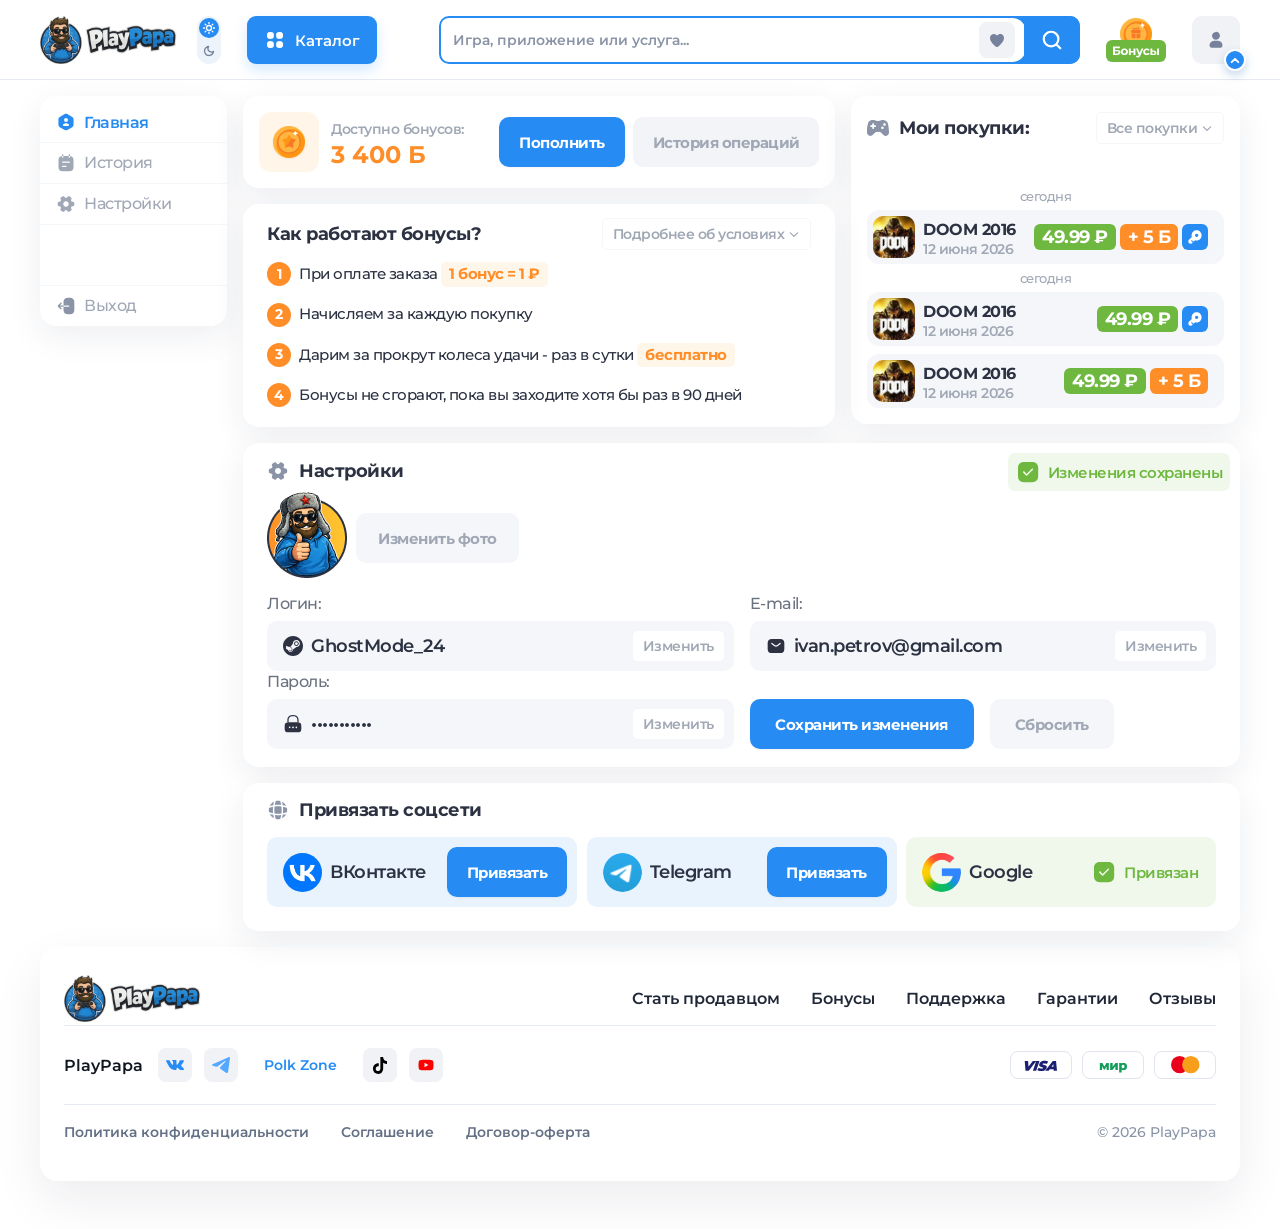
<file: account.html>
<!doctype html>
<html lang="ru" data-theme="light">
  <head>
    <meta charset="UTF-8" />
    <meta name="viewport" content="width=device-width, initial-scale=1.0, maximum-scale=1.0, user-scalable=no" />
    <title>Личный кабинет — PlayPapa</title>
    <link rel="preconnect" href="https://fonts.googleapis.com" />
    <link rel="preconnect" href="https://fonts.gstatic.com" crossorigin />
    <link href="https://fonts.googleapis.com/css2?family=Montserrat:wght@500;600;700;800;900&display=swap" rel="stylesheet" />
    <link rel="icon" type="image/svg+xml" href="./assets/blogger-playpapa-logo.svg" />
    <link rel="stylesheet" href="./frame.css" />
    <link rel="stylesheet" href="./styles.css" />
    <link rel="stylesheet" href="./account.css" />
    <link rel="stylesheet" href="./auth-local.css" />
  </head>
  <body class="account-page">
    <header class="site-header">
      <div class="shell header-inner">
        <a class="logo-link" href="./index.html">
          <img src="./assets/logo.svg" alt="PlayPapa" />
        </a>
        <div class="theme-switch" aria-label="Переключение темы">
          <button class="theme-btn is-active" type="button" data-theme="light" aria-label="Светлая тема" aria-pressed="true">
            <img src="./assets/white-theme.svg" alt="" />
          </button>
          <button class="theme-btn" type="button" data-theme="dark" aria-label="Темная тема" aria-pressed="false">
            <img src="./assets/dark-theme.svg" alt="" />
          </button>
        </div>
        <button class="catalog-btn" type="button" aria-label="Каталог" aria-expanded="false" aria-controls="catalogMegaMenu">
          <img src="./assets/catalog.svg" alt="" />
          <span>Каталог</span>
        </button>
        <form class="search-form" action="#">
          <input type="search" placeholder="Игра, приложение или услуга..." />
          <button class="search-favorite" type="button" aria-label="Избранное">
            <img src="./assets/favorite.svg" alt="" />
          </button>
          <button class="search-submit" type="submit" aria-label="Найти">
            <svg viewBox="0 0 24 24" fill="none" aria-hidden="true">
              <path d="m21 21-4.35-4.35m2.35-5.65a8 8 0 1 1-16 0 8 8 0 0 1 16 0Z" stroke="currentColor" stroke-width="2.4" stroke-linecap="round" />
            </svg>
          </button>
        </form>
        <button class="bonus-btn" type="button" aria-label="Бонусы">
          <img src="./assets/bonus.svg" alt="Бонусы" />
        </button>
        <div class="profile-menu">
          <button class="profile-btn" type="button" aria-label="Профиль" aria-expanded="false" aria-controls="profilePopover">
            <img src="./assets/profile.svg" alt="" />
            <span class="profile-toggle-indicator" aria-hidden="true">
              <svg viewBox="0 0 12 8" fill="none"><path d="m2 2 4 4 4-4" stroke="currentColor" stroke-width="2.2" stroke-linecap="round" stroke-linejoin="round" /></svg>
            </span>
          </button>
          <section class="profile-popover" id="profilePopover" aria-hidden="true" aria-label="Меню профиля" inert>
            <nav class="profile-popover-nav" aria-label="Разделы профиля">
              <a class="profile-menu-item" href="./account.html">
                <img class="profile-menu-icon" src="./assets/profile-menu-profile.svg" alt="" />
                <span>Профиль</span>
              </a>
              <a class="profile-menu-item" href="./referrals.html">
                <img class="profile-menu-icon" src="./assets/profile-menu-referrals.svg" alt="" />
                <span>Рефералы</span>
              </a>
              <button class="profile-menu-item" type="button">
                <img class="profile-menu-icon" src="./assets/profile-menu-bonus.svg" alt="" />
                <span>Бонусы</span>
              </button>
            </nav>
          </section>
        </div>
      </div>
      <div class="catalog-layer" id="catalogMegaMenu" aria-hidden="true" inert>
        <div class="shell catalog-mega" role="dialog" aria-label="Каталог товаров">
          <div class="catalog-content">
            <section class="catalog-showcase" aria-labelledby="catalogFeaturedTitle">
              <h2 id="catalogFeaturedTitle">Игры и игровые сервисы <span aria-hidden="true">›</span></h2>
              <div class="catalog-showcase-row" id="catalogFeatured"></div>
            </section>
          </div>
        </div>
      </div>
    </header>

    <main class="account-main">
      <div class="shell account-layout">
        <aside class="account-sidebar" aria-label="Навигация личного кабинета">
          <div class="account-nav-group">
            <button class="account-nav-item is-active" type="button" data-account-nav="home" aria-current="page">
              <span class="account-nav-icon" style="--account-nav-icon: url('./assets/account-page/icon-home.svg')"></span>
              <span>Главная</span>
            </button>
            <button class="account-nav-item" type="button" data-account-nav="history">
              <span class="account-nav-icon" style="--account-nav-icon: url('./assets/account-page/icon-history.svg')"></span>
              <span>История</span>
            </button>
            <button class="account-nav-item" type="button" data-account-nav="settings">
              <span class="account-nav-icon" style="--account-nav-icon: url('./assets/account-page/icon-settings.svg')"></span>
              <span>Настройки</span>
            </button>
          </div>
          <button class="account-nav-item account-nav-logout" type="button" data-account-nav="logout">
            <img src="./assets/account-page/icon-logout.svg" alt="" />
            <span>Выход</span>
          </button>
        </aside>

        <div class="account-content">
          <section class="account-screen" data-account-screen="home">
            <div class="account-home-layout">
              <div class="account-card account-bonus-bar">
                <div class="account-bonus-icon"><img src="./assets/account-page/bonus-coin.png" alt="" /></div>
                <div class="account-bonus-copy">
                  <span>Доступно бонусов:</span>
                  <strong>3 400 Б</strong>
                </div>
                <div class="account-bonus-actions">
                  <button class="account-action-btn is-primary" type="button">Пополнить</button>
                  <button class="account-action-btn" type="button" data-account-go-history>История операций</button>
                </div>
              </div>

              <div class="account-card account-purchases-card">
                <div class="account-section-head">
                  <h2>
                    <img src="./assets/account-page/icon-purchases.svg" alt="" />
                    Мои покупки:
                  </h2>
                  <button class="account-link-btn" type="button" data-account-go-history>
                    <span>Все покупки</span>
                    <img src="./assets/account-page/chevron-link.svg" alt="" />
                  </button>
                </div>
                <div class="account-purchases">
                  <div class="account-purchase-group">
                    <p class="account-purchase-date">сегодня</p>
                    <article class="account-purchase-row">
                      <div class="account-purchase-main">
                        <img src="./assets/product-doom.jpg" alt="" />
                        <div><b>DOOM 2016</b><span>12 июня 2026</span></div>
                      </div>
                      <div class="account-purchase-badges">
                        <span class="account-badge is-price">49.99 ₽</span>
                        <span class="account-badge is-bonus">+ 5 Б</span>
                        <span class="account-badge is-key" aria-label="Ключ"><img src="./assets/account-page/purchase-key.svg" alt="" /></span>
                      </div>
                    </article>
                  </div>
                  <div class="account-purchase-group">
                    <p class="account-purchase-date">сегодня</p>
                    <article class="account-purchase-row">
                      <div class="account-purchase-main">
                        <img src="./assets/product-doom.jpg" alt="" />
                        <div><b>DOOM 2016</b><span>12 июня 2026</span></div>
                      </div>
                      <div class="account-purchase-badges">
                        <span class="account-badge is-price">49.99 ₽</span>
                        <span class="account-badge is-key" aria-label="Ключ"><img src="./assets/account-page/purchase-key.svg" alt="" /></span>
                      </div>
                    </article>
                    <article class="account-purchase-row">
                      <div class="account-purchase-main">
                        <img src="./assets/product-doom.jpg" alt="" />
                        <div><b>DOOM 2016</b><span>12 июня 2026</span></div>
                      </div>
                      <div class="account-purchase-badges">
                        <span class="account-badge is-price">49.99 ₽</span>
                        <span class="account-badge is-bonus">+ 5 Б</span>
                      </div>
                    </article>
                  </div>
                </div>
              </div>

              <div class="account-card account-bonus-rules">
                <div class="account-section-head">
                  <h2>Как работают бонусы?</h2>
                  <button class="account-link-btn" type="button">
                    <span>Подробнее об условиях</span>
                    <img src="./assets/account-page/chevron-link.svg" alt="" />
                  </button>
                </div>
                <div class="account-bonus-rules-list">
                  <div class="account-bonus-rule"><span class="account-step-num">1</span><span>При оплате заказа <span class="account-bonus-highlight">1 бонус = 1 ₽</span></span></div>
                  <div class="account-bonus-rule"><span class="account-step-num">2</span><span>Начисляем за каждую покупку</span></div>
                  <div class="account-bonus-rule"><span class="account-step-num">3</span><span>Дарим за прокрут колеса удачи - раз в сутки <span class="account-bonus-highlight">бесплатно</span></span></div>
                  <div class="account-bonus-rule"><span class="account-step-num">4</span><span>Бонусы не сгорают, пока вы заходите хотя бы раз в 90 дней</span></div>
                </div>
              </div>

              <div class="account-card account-settings-preview">
                <div class="account-settings-top">
                  <div class="account-section-head">
                    <h2>
                      <img src="./assets/account-page/icon-settings.svg" alt="" />
                      Настройки
                    </h2>
                  </div>
                  <span class="account-saved-badge">
                    <img src="./assets/account-page/social-check.svg" alt="" />
                    Изменения сохранены
                  </span>
                </div>
                <div class="account-profile-row">
                  <div class="account-avatar"><img src="./assets/account-page/avatar.png" alt="" /></div>
                  <button class="account-action-btn" type="button">Изменить фото</button>
                </div>
                <div class="account-settings-grid">
                  <div class="account-field-block">
                    <label>Логин:</label>
                    <div class="account-field-row">
                      <input class="account-field-input account-field-input--user" type="text" value="GhostMode_24" aria-label="Логин" />
                      <button class="account-mini-btn" type="button">Изменить</button>
                    </div>
                  </div>
                  <div class="account-field-block">
                    <label>E-mail:</label>
                    <div class="account-field-row">
                      <input class="account-field-input account-field-input--mail" type="email" value="ivan.petrov@gmail.com" aria-label="E-mail" />
                      <button class="account-mini-btn" type="button">Изменить</button>
                    </div>
                  </div>
                  <div class="account-field-block account-field-block--password">
                    <label>Пароль:</label>
                    <div class="account-field-row">
                      <input class="account-field-input account-field-input--lock" type="password" value="password123" aria-label="Пароль" />
                      <button class="account-mini-btn" type="button">Изменить</button>
                    </div>
                  </div>
                  <div class="account-settings-actions">
                    <button class="account-action-btn is-primary" type="button">Сохранить изменения</button>
                    <button class="account-action-btn" type="button">Сбросить</button>
                  </div>
                </div>
              </div>

              <div class="account-card account-social-card">
                <div class="account-section-head">
                  <h2>
                    <img src="./assets/account-page/icon-global.svg" alt="" />
                    Привязать соцсети
                  </h2>
                </div>
                <div class="account-social-list">
                  <div class="account-social-item">
                    <div class="account-social-meta">
                      <img src="./assets/account-page/social-vk.png" alt="" />
                      <span>ВКонтакте</span>
                    </div>
                    <button class="account-action-btn is-primary account-social-bind" type="button">Привязать</button>
                  </div>
                  <div class="account-social-item">
                    <div class="account-social-meta">
                      <img src="./assets/account-page/social-telegram.png" alt="" />
                      <span>Telegram</span>
                    </div>
                    <button class="account-action-btn is-primary account-social-bind" type="button">Привязать</button>
                  </div>
                  <div class="account-social-item is-linked">
                    <div class="account-social-meta">
                      <img src="./assets/account-page/social-google.png" alt="" />
                      <span>Google</span>
                    </div>
                    <span class="account-social-linked">
                      <img src="./assets/account-page/social-check.svg" alt="" />
                      Привязан
                    </span>
                  </div>
                </div>
              </div>
            </div>
          </section>

          <section class="account-screen" data-account-screen="history" hidden inert>
            <div class="account-card account-history-card">
              <div class="account-history-top">
                <div class="account-section-head">
                  <h2>
                    <img src="./assets/account-page/icon-history.svg" alt="" />
                    История
                  </h2>
                </div>
                <div class="account-history-tabs" role="tablist" aria-label="Разделы истории">
                  <button class="account-history-tab is-active" type="button" role="tab" aria-selected="true">
                    <img src="./assets/account-page/history-tab-purchases.svg" alt="" />
                    <span>Покупки</span>
                  </button>
                  <button class="account-history-tab" type="button" role="tab" aria-selected="false">
                    <img src="./assets/account-page/history-tab-wallet.svg" alt="" />
                    <span>Начисления</span>
                  </button>
                  <button class="account-history-tab" type="button" role="tab" aria-selected="false">
                    <img src="./assets/account-page/history-tab-bonus.svg" alt="" />
                    <span>Товары за бонусы</span>
                  </button>
                  <button class="account-history-tab" type="button" role="tab" aria-selected="false">
                    <img src="./assets/account-page/history-tab-wheel.svg" alt="" />
                    <span>Выигрыши с колеса</span>
                  </button>
                </div>
              </div>
              <div class="account-history-table">
                <div class="account-history-table-head">
                  <span class="account-history-head-name">Наименование товара:</span>
                  <span class="account-history-head-date">Дата:</span>
                  <span class="account-history-head-sum">Сумма:</span>
                  <span class="account-history-head-status">Статус:</span>
                </div>
                <div class="account-history-row">
                  <span class="account-history-name">Grand Theft Auto VI</span>
                  <span class="account-history-date"><b>12:43</b><span>13.08.2026</span></span>
                  <div class="account-history-amount">
                    <span class="account-badge is-price">49.99 ₽</span>
                  </div>
                  <div class="account-history-status-cell">
                    <span class="account-status is-success">Успешно</span>
                  </div>
                  <button class="account-link-btn account-history-details" type="button">
                    <span>Подробнее</span>
                    <img src="./assets/account-page/chevron-link.svg" alt="" />
                  </button>
                </div>
                <div class="account-history-row">
                  <span class="account-history-name">Grand Theft Auto VI</span>
                  <span class="account-history-date"><b>12:43</b><span>13.08.2026</span></span>
                  <div class="account-history-amount">
                    <span class="account-badge is-price">49.99 ₽</span>
                    <span class="account-badge is-key" aria-label="Ключ"><img src="./assets/account-page/purchase-key.svg" alt="" /></span>
                  </div>
                  <div class="account-history-status-cell">
                    <span class="account-status is-pending">Ожидается оплата</span>
                  </div>
                  <button class="account-history-pay" type="button">Оплатить</button>
                  <button class="account-link-btn account-history-details" type="button">
                    <span>Подробнее</span>
                    <img src="./assets/account-page/chevron-link.svg" alt="" />
                  </button>
                </div>
                <div class="account-history-row">
                  <span class="account-history-name">Grand Theft Auto VI</span>
                  <span class="account-history-date"><b>12:43</b><span>13.08.2026</span></span>
                  <div class="account-history-amount">
                    <span class="account-badge is-price">49.99 ₽</span>
                  </div>
                  <div class="account-history-status-cell">
                    <span class="account-status is-success">Успешно</span>
                  </div>
                  <button class="account-link-btn account-history-details" type="button">
                    <span>Подробнее</span>
                    <img src="./assets/account-page/chevron-link.svg" alt="" />
                  </button>
                </div>
                <div class="account-history-row">
                  <span class="account-history-name">Grand Theft Auto VI</span>
                  <span class="account-history-date"><b>12:43</b><span>13.08.2026</span></span>
                  <div class="account-history-amount">
                    <span class="account-badge is-price">49.99 ₽</span>
                    <span class="account-badge is-key" aria-label="Ключ"><img src="./assets/account-page/purchase-key.svg" alt="" /></span>
                  </div>
                  <div class="account-history-status-cell">
                    <span class="account-status is-cancelled">Отменен</span>
                  </div>
                  <button class="account-link-btn account-history-details" type="button">
                    <span>Подробнее</span>
                    <img src="./assets/account-page/chevron-link.svg" alt="" />
                  </button>
                </div>
                <div class="account-history-row">
                  <span class="account-history-name">Grand Theft Auto VI</span>
                  <span class="account-history-date"><b>12:43</b><span>13.08.2026</span></span>
                  <div class="account-history-amount">
                    <span class="account-badge is-price">49.99 ₽</span>
                  </div>
                  <div class="account-history-status-cell">
                    <span class="account-status is-success">Успешно</span>
                  </div>
                  <button class="account-link-btn account-history-details" type="button">
                    <span>Подробнее</span>
                    <img src="./assets/account-page/chevron-link.svg" alt="" />
                  </button>
                </div>
              </div>
            </div>
          </section>

          <section class="account-screen" data-account-screen="settings" hidden inert>
            <div class="account-card account-settings-card">
              <div class="account-settings-top">
                <div class="account-section-head">
                  <h2>
                    <img src="./assets/account-page/icon-settings.svg" alt="" />
                    Настройки
                  </h2>
                </div>
                <span class="account-saved-badge">
                  <img src="./assets/account-page/social-check.svg" alt="" />
                  Изменения сохранены
                </span>
              </div>
              <div class="account-profile-row">
                <div class="account-avatar"><img src="./assets/account-page/avatar.png" alt="" /></div>
                <button class="account-action-btn" type="button">Изменить фото</button>
              </div>
              <div class="account-settings-grid">
                <div class="account-field-block">
                  <label>Логин:</label>
                  <div class="account-field-row">
                    <input class="account-field-input account-field-input--user" type="text" value="GhostMode_24" aria-label="Логин" />
                    <button class="account-mini-btn" type="button">Изменить</button>
                  </div>
                </div>
                <div class="account-field-block">
                  <label>E-mail:</label>
                  <div class="account-field-row">
                    <input class="account-field-input account-field-input--mail" type="email" value="ivan.petrov@gmail.com" aria-label="E-mail" />
                    <button class="account-mini-btn" type="button">Изменить</button>
                  </div>
                </div>
              </div>
              <div class="account-settings-actions">
                <button class="account-action-btn is-primary" type="button">Сохранить изменения</button>
                <button class="account-action-btn" type="button">Сбросить</button>
              </div>
            </div>

            <div class="account-card account-password-card">
              <div class="account-settings-top">
                <div class="account-section-head">
                  <h2>
                    <img src="./assets/account-page/icon-lock-circle.svg" alt="" />
                    Смена пароля
                  </h2>
                </div>
                <span class="account-saved-badge">
                  <img src="./assets/account-page/social-check.svg" alt="" />
                  Изменения сохранены
                </span>
              </div>
              <div class="account-password-grid">
                <div class="account-field-block">
                  <label>Введите текущий пароль:</label>
                  <div class="account-field-row">
                    <input class="account-field-input account-field-input--lock" type="password" aria-label="Введите текущий пароль" />
                  </div>
                </div>
                <div class="account-field-block">
                  <label>Введите новый пароль:</label>
                  <div class="account-field-row">
                    <input class="account-field-input account-field-input--lock" type="password" aria-label="Введите новый пароль" />
                  </div>
                </div>
                <div class="account-field-block">
                  <label>Повторите новый пароль:</label>
                  <div class="account-field-row">
                    <input class="account-field-input account-field-input--lock" type="password" aria-label="Повторите новый пароль" />
                  </div>
                </div>
              </div>
              <div class="account-settings-actions">
                <button class="account-action-btn is-primary" type="button">Сохранить изменения</button>
                <button class="account-action-btn" type="button">Сбросить</button>
              </div>
            </div>

            <div class="account-card account-social-card account-settings-social">
              <div class="account-section-head">
                <h2>
                  <img src="./assets/account-page/icon-global.svg" alt="" />
                  Привязать соцсети
                </h2>
              </div>
              <div class="account-social-list">
                <div class="account-social-item">
                  <div class="account-social-meta">
                    <img src="./assets/account-page/social-vk.png" alt="" />
                    <span>ВКонтакте</span>
                  </div>
                  <button class="account-action-btn is-primary account-social-bind" type="button">Привязать</button>
                </div>
                <div class="account-social-item">
                  <div class="account-social-meta">
                    <img src="./assets/account-page/social-telegram.png" alt="" />
                    <span>Telegram</span>
                  </div>
                  <button class="account-action-btn is-primary account-social-bind" type="button">Привязать</button>
                </div>
                <div class="account-social-item is-linked">
                  <div class="account-social-meta">
                    <img src="./assets/account-page/social-google.png" alt="" />
                    <span>Google</span>
                  </div>
                  <span class="account-social-linked">
                    <img src="./assets/account-page/social-check.svg" alt="" />
                    Привязан
                  </span>
                </div>
              </div>
            </div>
          </section>
        </div>
      </div>

      <footer class="shell site-footer">
        <div class="footer-top">
          <img src="./assets/logo.svg" alt="PlayPapa" />
          <nav>
            <a href="#">Стать продавцом</a>
            <a href="#">Бонусы</a>
            <a href="#">Поддержка</a>
            <a href="#">Гарантии</a>
            <a href="#">Отзывы</a>
          </nav>
        </div>
        <div class="footer-mid">
          <div class="footer-social">
            <b>PlayPapa</b>
            <a class="social-icon" href="#" aria-label="VK"><img src="./assets/footer-vk.svg" alt="" /></a>
            <a class="social-icon" href="#" aria-label="Telegram"><img src="./assets/footer-telegram.svg" alt="" /></a>
            <a class="footer-channel" href="#">Polk Zone</a>
            <a class="social-icon" href="#" aria-label="TikTok"><img src="./assets/footer-tiktok.svg" alt="" /></a>
            <a class="social-icon" href="#" aria-label="YouTube"><img src="./assets/footer-youtube.svg" alt="" /></a>
          </div>
          <div class="payments">
            <span><img src="./assets/payment-visa.svg" alt="VISA" /></span>
            <span><img src="./assets/payment-mir.svg" alt="МИР" /></span>
            <span><img src="./assets/payment-mastercard.svg" alt="Mastercard" /></span>
          </div>
        </div>
        <div class="footer-bottom">
          <nav>
            <a href="#">Политика конфиденциальности</a>
            <a href="#">Соглашение</a>
            <a href="#">Договор-оферта</a>
          </nav>
          <span>© 2026 PlayPapa</span>
        </div>
      </footer>
    </main>

    <script>
      const profileMenu = document.querySelector(".profile-menu");
      const profileButton = profileMenu?.querySelector(".profile-btn");
      const profilePopover = document.getElementById("profilePopover");
      const setProfileOpen = (open, returnFocus = false) => {
        if (!profileMenu || !profilePopover || !profileButton) return;
        profileMenu.classList.toggle("is-open", open);
        profileButton.setAttribute("aria-expanded", open ? "true" : "false");
        profilePopover.setAttribute("aria-hidden", open ? "false" : "true");
        profilePopover.toggleAttribute("inert", !open);
        if (returnFocus) profileButton.focus();
      };
      profileButton?.addEventListener("click", (event) => {
        event.stopPropagation();
        setProfileOpen(!profileMenu?.classList.contains("is-open"));
      });
      document.addEventListener("pointerdown", (event) => {
        if (!profileMenu?.classList.contains("is-open") || profileMenu.contains(event.target)) return;
        setProfileOpen(false);
      });
    </script>
    <script src="./assets/account-page.js"></script>
  </body>
</html>
</file>
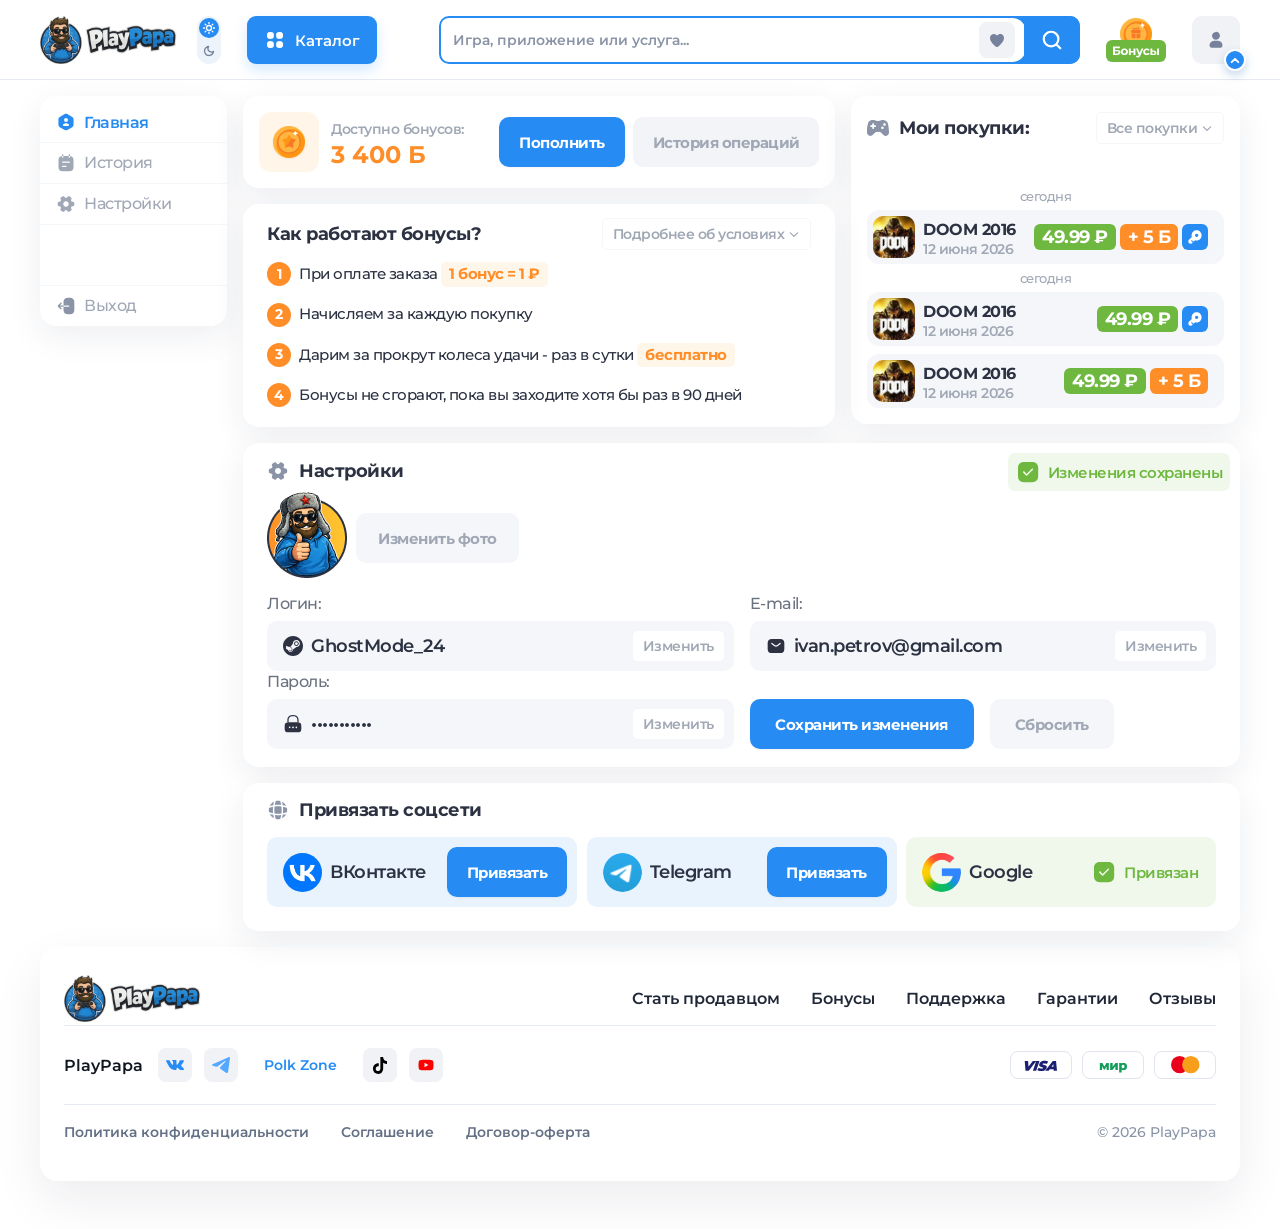
<file: profile.html>
<!doctype html>
<html lang="ru">
  <head>
    <meta charset="UTF-8" />
    <meta http-equiv="refresh" content="0; url=./account.html" />
    <title>Профиль — PlayPapa</title>
    <script>window.location.replace("./account.html");</script>
  </head>
  <body>
    <p><a href="./account.html">Перейти в личный кабинет</a></p>
  </body>
</html>
</file>
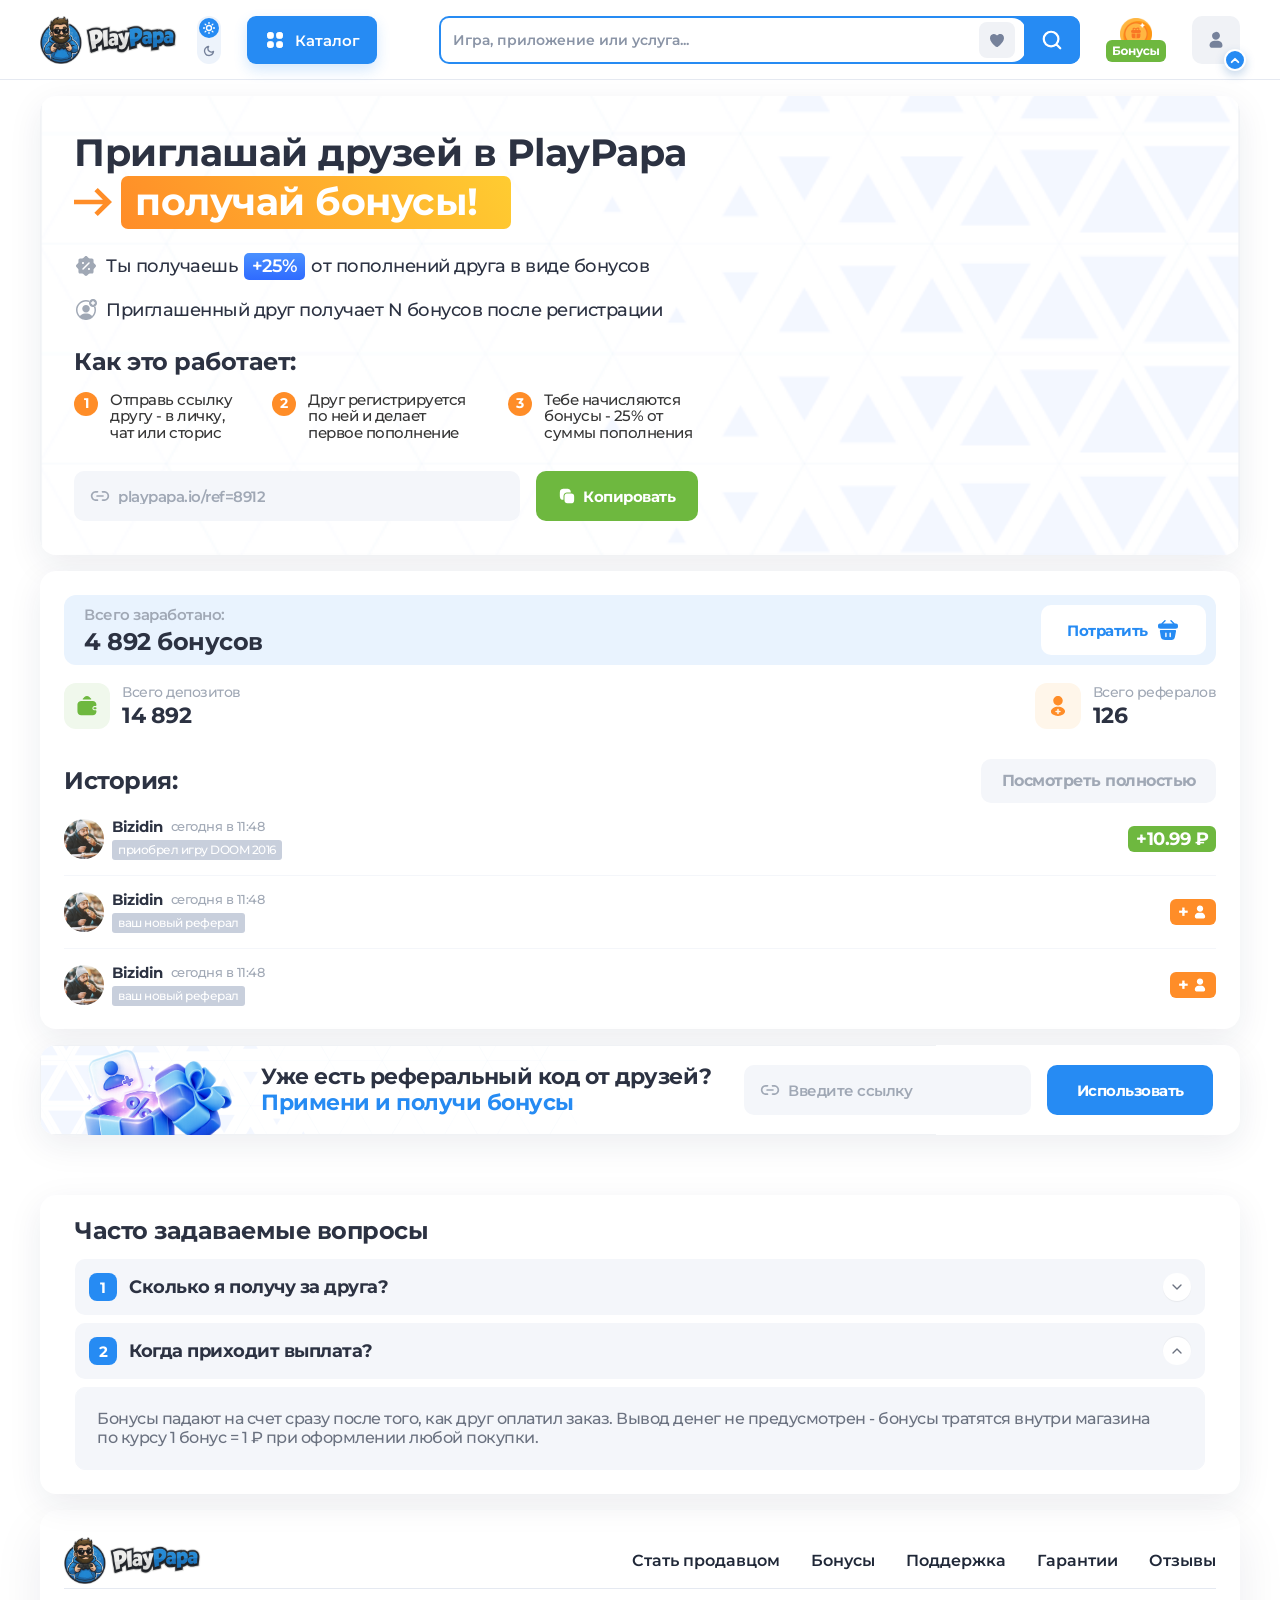
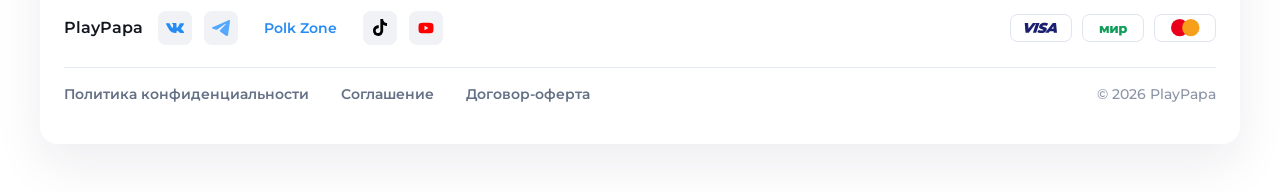
<file: referrals.html>
<!doctype html>
<html lang="ru" data-theme="light">
  <head>
    <meta charset="UTF-8" />
    <meta name="viewport" content="width=device-width, initial-scale=1.0, maximum-scale=1.0, user-scalable=no" />
    <title>Реферальная программа — PlayPapa</title>
    <link rel="preconnect" href="https://fonts.googleapis.com" />
    <link rel="preconnect" href="https://fonts.gstatic.com" crossorigin />
    <link href="https://fonts.googleapis.com/css2?family=Montserrat:wght@500;600;700;800;900&display=swap" rel="stylesheet" />
    <link rel="icon" type="image/svg+xml" href="./assets/blogger-playpapa-logo.svg" />
    <link rel="stylesheet" href="./frame.css" />
    <link rel="stylesheet" href="./styles.css" />
    <link rel="stylesheet" href="./referrals.css" />
    <link rel="stylesheet" href="./auth-local.css" />
  </head>
  <body class="referrals-page">
    <header class="site-header">
      <div class="shell header-inner">
        <a class="logo-link" href="./index.html">
          <img src="./assets/logo.svg" alt="PlayPapa" />
        </a>

        <div class="theme-switch" aria-label="Переключение темы">
          <button class="theme-btn is-active" type="button" data-theme="light" aria-label="Светлая тема" aria-pressed="true">
            <img src="./assets/white-theme.svg" alt="" />
          </button>
          <button class="theme-btn" type="button" data-theme="dark" aria-label="Темная тема" aria-pressed="false">
            <img src="./assets/dark-theme.svg" alt="" />
          </button>
        </div>

        <button class="catalog-btn" type="button" aria-label="Каталог" aria-expanded="false" aria-controls="catalogMegaMenu">
          <img src="./assets/catalog.svg" alt="" />
          <span>Каталог</span>
        </button>

        <form class="search-form" action="#">
          <input type="search" placeholder="Игра, приложение или услуга..." />
          <button class="search-favorite" type="button" aria-label="Избранное">
            <img src="./assets/favorite.svg" alt="" />
          </button>
          <button class="search-submit" type="submit" aria-label="Найти">
            <svg viewBox="0 0 24 24" fill="none" aria-hidden="true">
              <path d="m21 21-4.35-4.35m2.35-5.65a8 8 0 1 1-16 0 8 8 0 0 1 16 0Z" stroke="currentColor" stroke-width="2.4" stroke-linecap="round" />
            </svg>
          </button>
        </form>

        <button class="bonus-btn" type="button" aria-label="Бонусы">
          <img src="./assets/bonus.svg" alt="Бонусы" />
        </button>

        <div class="profile-menu">
          <button class="profile-btn" type="button" aria-label="Профиль" aria-expanded="false" aria-controls="profilePopover">
            <img src="./assets/profile.svg" alt="" />
            <span class="profile-toggle-indicator" aria-hidden="true">
              <svg viewBox="0 0 12 8" fill="none">
                <path d="m2 2 4 4 4-4" stroke="currentColor" stroke-width="2.2" stroke-linecap="round" stroke-linejoin="round" />
              </svg>
            </span>
          </button>

          <section class="profile-popover" id="profilePopover" aria-hidden="true" aria-label="Меню профиля" inert>
            <div class="profile-popover-heading">
              <h2>Вы не авторизованы</h2>
              <p>
                <span>Войдите, чтобы видеть бонусы и</span>
                <span>рефералов</span>
              </p>
            </div>

            <nav class="profile-popover-nav" aria-label="Разделы профиля">
              <a class="profile-menu-item" href="./account.html">
                <img class="profile-menu-icon" src="./assets/profile-menu-profile.svg" alt="" />
                <span>Профиль</span>
              </a>
              <a class="profile-menu-item" href="./referrals.html">
                <img class="profile-menu-icon" src="./assets/profile-menu-referrals.svg" alt="" />
                <span>Рефералы</span>
              </a>
              <button class="profile-menu-item" type="button">
                <img class="profile-menu-icon" src="./assets/profile-menu-bonus.svg" alt="" />
                <span>Бонусы</span>
              </button>
              <button class="profile-menu-item profile-help" type="button">
                <img class="profile-menu-icon" src="./assets/profile-menu-help.svg" alt="" />
                <span>Помощь</span>
              </button>
              <a class="profile-menu-item profile-login" href="./login.html">
                <img class="profile-menu-icon" src="./assets/profile-menu-login.svg" alt="" />
                <span>Войти</span>
              </a>
            </nav>
          </section>
        </div>
      </div>

      <div class="catalog-layer" id="catalogMegaMenu" aria-hidden="true" inert>
        <div class="shell catalog-mega" role="dialog" aria-label="Каталог товаров">
          <aside class="catalog-sidebar" aria-label="Разделы каталога">
            <button class="catalog-side-link is-active" type="button">
              <svg viewBox="0 0 24 24" fill="none" aria-hidden="true"><path d="M7.5 8.2h9a4.5 4.5 0 0 1 4.2 6.1l-1.1 2.8a2.2 2.2 0 0 1-3.7.7l-1.2-1.5H9.3l-1.2 1.5a2.2 2.2 0 0 1-3.7-.7l-1.1-2.8a4.5 4.5 0 0 1 4.2-6.1Z" stroke="currentColor" stroke-width="1.8"/><path d="M8 11v3m-1.5-1.5h3M16.5 11.7h.01m2 2h.01" stroke="currentColor" stroke-width="1.8" stroke-linecap="round"/></svg>
              <span>Игры и игровые сервисы</span>
              <span class="catalog-chevron" aria-hidden="true">›</span>
            </button>
          </aside>
          <div class="catalog-content">
            <section class="catalog-showcase" aria-labelledby="catalogFeaturedTitle">
              <h2 id="catalogFeaturedTitle">Игры и игровые сервисы <span aria-hidden="true">›</span></h2>
              <div class="catalog-showcase-row" id="catalogFeatured"></div>
            </section>
          </div>
        </div>
      </div>
    </header>

    <main class="referrals-main">
      <div class="shell">
        <div class="referrals-layout">
          <section class="referrals-card referrals-promo-card" aria-labelledby="referralsPromoTitle">
            <div class="referrals-card-pattern" aria-hidden="true">
              <img src="./assets/referrals-page/promo-pattern.png" alt="" />
            </div>
            <h1 class="referrals-promo-title" id="referralsPromoTitle">
              <span class="referrals-promo-title-line">Приглашай друзей в PlayPapa</span>
              <span class="referrals-promo-title-accent-row">
                <img class="referrals-promo-title-arrow" src="./assets/referrals-page/promo-arrow.svg" alt="" />
                <span class="referrals-promo-title-mark">получай бонусы!</span>
              </span>
            </h1>

            <div class="referrals-benefits">
              <div class="referrals-benefit">
                <img class="referrals-benefit-icon" src="./assets/referrals-page/benefit-discount.svg" alt="" />
                <p>Ты получаешь <span class="referrals-benefit-mark">+25%</span> от пополнений друга в виде бонусов</p>
              </div>
              <div class="referrals-benefit">
                <img class="referrals-benefit-icon" src="./assets/referrals-page/benefit-user.svg" alt="" />
                <p>Приглашенный друг получает N&nbsp;бонусов после регистрации</p>
              </div>
            </div>

            <h2 class="referrals-steps-title">Как это работает:</h2>
            <div class="referrals-steps">
              <div class="referrals-step">
                <span class="referrals-step-num">1</span>
                <span>Отправь ссылку другу - в личку, чат или сторис</span>
              </div>
              <div class="referrals-step">
                <span class="referrals-step-num">2</span>
                <span>Друг регистрируется по ней и делает первое пополнение</span>
              </div>
              <div class="referrals-step">
                <span class="referrals-step-num">3</span>
                <span>Тебе начисляются бонусы - 25% от суммы пополнения</span>
              </div>
            </div>

            <div class="referrals-code-row">
              <div class="referrals-link-field" aria-label="Ваша реферальная ссылка">
                <img class="referrals-link-icon" src="./assets/referrals-page/link-icon.svg" alt="" />
                <span class="referrals-link-text">playpapa.io/ref=8912</span>
              </div>
              <button class="referrals-copy-btn" type="button" data-referral-copy data-referral-link="playpapa.io/ref=8912">
                <img src="./assets/referrals-page/copy-icon.svg" alt="" />
                <span>Копировать</span>
              </button>
            </div>
          </section>

          <aside class="referrals-card referrals-stats-card" aria-label="Статистика рефералов">
            <div class="referrals-card-pattern" aria-hidden="true"></div>
            <div class="referrals-earned">
              <div class="referrals-earned-copy">
                <span>Всего заработано:</span>
                <strong>4 892 бонусов</strong>
              </div>
              <button class="referrals-withdraw-btn" type="button">
                <span>Потратить</span>
                <img src="./assets/referrals-page/spend-icon.svg" alt="" />
              </button>
            </div>

            <div class="referrals-metrics">
              <div class="referrals-metric">
                <div class="referrals-metric-icon"><img src="./assets/referrals-page/wallet-icon.svg" alt="" /></div>
                <div class="referrals-metric-copy">
                  <span>Всего депозитов</span>
                  <strong>14 892</strong>
                </div>
              </div>
              <div class="referrals-metric">
                <div class="referrals-metric-icon is-referrals"><img src="./assets/referrals-page/metric-referrals-icon.svg" alt="" /></div>
                <div class="referrals-metric-copy">
                  <span>Всего рефералов</span>
                  <strong>126</strong>
                </div>
              </div>
            </div>

            <div class="referrals-history-head">
              <h2>История:</h2>
              <button class="referrals-link-btn" type="button">Посмотреть полностью</button>
            </div>

            <div class="referrals-history-list">
              <article class="referrals-history-item">
                <div class="referrals-history-user">
                  <img src="./assets/referrals-page/history-avatar.png" alt="" />
                  <div class="referrals-history-user-copy">
                    <b>Bizidin <span>сегодня в 11:48</span></b>
                    <small>приобрел игру DOOM 2016</small>
                  </div>
                </div>
                <span class="referrals-history-badge">+10.99 ₽</span>
              </article>
              <div class="referrals-history-divider" aria-hidden="true"></div>
              <article class="referrals-history-item">
                <div class="referrals-history-user">
                  <img src="./assets/referrals-page/history-avatar.png" alt="" />
                  <div class="referrals-history-user-copy">
                    <b>Bizidin <span>сегодня в 11:48</span></b>
                    <small>ваш новый реферал</small>
                  </div>
                </div>
                <span class="referrals-history-badge is-profile">
                  <span>+</span>
                  <img src="./assets/referrals-page/referral-profile-icon.svg" alt="" />
                </span>
              </article>
              <div class="referrals-history-divider" aria-hidden="true"></div>
              <article class="referrals-history-item">
                <div class="referrals-history-user">
                  <img src="./assets/referrals-page/history-avatar.png" alt="" />
                  <div class="referrals-history-user-copy">
                    <b>Bizidin <span>сегодня в 11:48</span></b>
                    <small>ваш новый реферал</small>
                  </div>
                </div>
                <span class="referrals-history-badge is-profile">
                  <span>+</span>
                  <img src="./assets/referrals-page/referral-profile-icon.svg" alt="" />
                </span>
              </article>
            </div>
          </aside>
        </div>

        <section class="referrals-invite-banner" data-referral-state="default" aria-label="Применить реферальный код">
          <div class="referrals-invite-pattern" aria-hidden="true">
            <img src="./assets/referrals-page/invite-pattern.png" alt="" />
          </div>
          <img class="referrals-invite-art" src="./assets/referrals-page/invite-mascot.png" alt="" />
          <div class="referrals-invite-inner">
            <p class="referrals-invite-copy">Уже есть реферальный код от друзей? <span class="referrals-invite-accent">Примени и получи бонусы</span></p>
            <form class="referrals-invite-form" action="#">
              <label class="referrals-invite-field">
                <img class="referrals-link-icon" src="./assets/referrals-page/link-icon.svg" alt="" />
                <input class="referrals-invite-input" type="text" placeholder="Введите ссылку" aria-label="Введите ссылку" />
              </label>
              <button class="referrals-invite-submit" type="button" data-referral-apply>Использовать</button>
            </form>
          </div>
        </section>

        <section class="referrals-invite-banner" data-referral-state="applied" hidden inert aria-label="Реферальный код применен">
          <div class="referrals-invite-pattern" aria-hidden="true">
            <img src="./assets/referrals-page/invite-pattern.png" alt="" />
          </div>
          <img class="referrals-invite-art" src="./assets/referrals-page/invite-mascot.png" alt="" />
          <div class="referrals-invite-inner">
            <p class="referrals-invite-copy">Реферальный код от пользователя <span>DimaMaslennikov</span> уже применен!</p>
            <div class="referrals-invite-applied">
              <span class="referrals-invite-applied-badge">
                <img src="./assets/referrals-page/applied-check.svg" alt="" />
                <span>Уже применен</span>
              </span>
            </div>
          </div>
        </section>

        <section class="referrals-card referrals-faq" aria-labelledby="referralsFaqTitle">
          <h2 id="referralsFaqTitle">Часто задаваемые вопросы</h2>
          <div class="referrals-faq-list">
            <article class="referrals-faq-item">
              <button class="referrals-faq-trigger" type="button" aria-expanded="false">
                <span class="referrals-faq-trigger-copy"><span class="referrals-faq-icon">1</span>Сколько я получу за друга?</span>
                <span class="referrals-faq-arrow" aria-hidden="true"><img src="./assets/referrals-page/faq-arrow-down.svg" alt="" /></span>
              </button>
              <div class="referrals-faq-panel">
                <div class="referrals-faq-panel-inner"><div>Вы получаете 25% от пополнений приглашенного друга в виде бонусов на ваш счет.</div></div>
              </div>
            </article>
            <article class="referrals-faq-item is-open">
              <button class="referrals-faq-trigger" type="button" aria-expanded="true">
                <span class="referrals-faq-trigger-copy"><span class="referrals-faq-icon">2</span>Когда приходит выплата?</span>
                <span class="referrals-faq-arrow" aria-hidden="true"><img src="./assets/referrals-page/faq-arrow-down.svg" alt="" /></span>
              </button>
              <div class="referrals-faq-panel">
                <div class="referrals-faq-panel-inner">
                  <div>Бонусы падают на счет сразу после того, как друг оплатил заказ. Вывод денег не предусмотрен - бонусы тратятся внутри магазина по&nbsp;курсу 1 бонус = 1 ₽ при оформлении любой покупки.</div>
                </div>
              </div>
            </article>
          </div>
        </section>
      </div>

      <footer class="shell site-footer">
        <div class="footer-top">
          <img src="./assets/logo.svg" alt="PlayPapa" />
          <nav>
            <a href="#">Стать продавцом</a>
            <a href="#">Бонусы</a>
            <a href="#">Поддержка</a>
            <a href="#">Гарантии</a>
            <a href="#">Отзывы</a>
          </nav>
        </div>
        <div class="footer-mid">
          <div class="footer-social">
            <b>PlayPapa</b>
            <a class="social-icon" href="#" aria-label="VK"><img src="./assets/footer-vk.svg" alt="" /></a>
            <a class="social-icon" href="#" aria-label="Telegram"><img src="./assets/footer-telegram.svg" alt="" /></a>
            <a class="footer-channel" href="#">Polk Zone</a>
            <a class="social-icon" href="#" aria-label="TikTok"><img src="./assets/footer-tiktok.svg" alt="" /></a>
            <a class="social-icon" href="#" aria-label="YouTube"><img src="./assets/footer-youtube.svg" alt="" /></a>
          </div>
          <div class="payments">
            <span><img src="./assets/payment-visa.svg" alt="VISA" /></span>
            <span><img src="./assets/payment-mir.svg" alt="МИР" /></span>
            <span><img src="./assets/payment-mastercard.svg" alt="Mastercard" /></span>
          </div>
        </div>
        <div class="footer-bottom">
          <nav>
            <a href="#">Политика конфиденциальности</a>
            <a href="#">Соглашение</a>
            <a href="#">Договор-оферта</a>
          </nav>
          <span>© 2026 PlayPapa</span>
        </div>
      </footer>
    </main>

    <script>
      const profileMenu = document.querySelector(".profile-menu");
      const profileButton = profileMenu?.querySelector(".profile-btn");
      const profilePopover = document.getElementById("profilePopover");
      const setProfileOpen = (open, returnFocus = false) => {
        if (!profileMenu || !profilePopover || !profileButton) return;
        profileMenu.classList.toggle("is-open", open);
        profileButton.setAttribute("aria-expanded", open ? "true" : "false");
        profilePopover.setAttribute("aria-hidden", open ? "false" : "true");
        profilePopover.toggleAttribute("inert", !open);
        document.body.classList.toggle("profile-open", open);
        if (returnFocus) profileButton.focus();
      };
      profileButton?.addEventListener("click", (event) => {
        event.stopPropagation();
        setProfileOpen(!profileMenu?.classList.contains("is-open"));
      });
      document.addEventListener("pointerdown", (event) => {
        if (!profileMenu?.classList.contains("is-open") || profileMenu.contains(event.target)) return;
        setProfileOpen(false);
      });
      document.addEventListener("keydown", (event) => {
        if (event.key !== "Escape") return;
        setProfileOpen(false, true);
      });
      const catalogLayer = document.getElementById("catalogMegaMenu");
      const catalogButton = document.querySelector(".catalog-btn:not([href])");
      catalogButton?.addEventListener("click", () => {
        const open = !document.body.classList.contains("catalog-open");
        document.body.classList.toggle("catalog-open", open);
        catalogLayer?.setAttribute("aria-hidden", open ? "false" : "true");
        catalogLayer?.toggleAttribute("inert", !open);
        catalogButton.setAttribute("aria-expanded", open ? "true" : "false");
      });
    </script>
    <script src="./assets/referrals-page.js"></script>
  </body>
</html>
</file>
<file: frame.css>
@import url("./colors.css");

:root {
  --blue: #268bf3;
  --blue-dark: #167ee9;
  --green: #6eb83f;
  --green-soft: color-mix(in srgb, var(--green) 10%, transparent);
  --orange: #ff9c35;
  --red: #ef4851;
  --page: #f4f5f7;
  --content: #ffffff;
  --surface: #ffffff;
  --surface-raised: #ffffff;
  --field: #f0f2f6;
  --button-soft: #f4f5f7;
  --button-soft-raised: #ffffff;
  --field-strong: #e9edf4;
  --line: #e5e9f1;
  --text: #202838;
  --heading: #111720;
  --muted: #8a94a6;
  --muted-strong: #647085;
  --wheel-text: var(--color-2c3242);
  --wheel-heading: var(--color-363636);
  --wheel-blue: var(--color-3878ff);
  --wheel-orange: var(--color-ff8d28);
  --wheel-orange-light: var(--color-ffcc31);
  --wheel-green-status: var(--color-34b251);
  --wheel-green-status-bg: var(--color-e2f5e9);
  --wheel-winners-bg: var(--color-dce9fc);
  --wheel-premium-btn-bg: var(--color-eef5ff);
  --wheel-premium-btn-text: var(--color-3a7aff);
  --wheel-social-surface: var(--color-f4f7fc);
  --wheel-border-soft: var(--color-f4f7fb);
  --wheel-text-subtle: var(--color-76829b);
  --wheel-text-strike: var(--color-a0a8b5);
  --shadow-soft: 0 10px 34px rgba(20, 40, 80, 0.08);
  --shadow-card: 0 10px 26px rgba(23, 31, 45, 0.07);
  --shadow-hover: 0 16px 34px rgba(23, 31, 45, 0.12);
  --shadow-blue: 0 10px 22px rgba(38, 139, 243, 0.28);
  --focus-ring: 0 0 0 4px rgba(38, 139, 243, 0.18);
  --ease: cubic-bezier(0.2, 0.8, 0.2, 1);
  --header-height: 80px;
  --shell: 1200px;
  --workspace: calc(var(--shell) + 80px);
  --page-gutter: max(40px, calc((100vw - var(--shell)) / 2));
  --mobile-gutter: 16px;
}

html[data-theme="dark"] {
  color-scheme: dark;
  --page: #0f1218;
  --content: #11151c;
  --surface: #1e242f;
  --surface-raised: #202733;
  --field: #242c38;
  --button-soft: #252d3a;
  --button-soft-raised: #252d3a;
  --field-strong: #2b3442;
  --line: #2a323f;
  --text: #d9e1ec;
  --heading: #f4f7fb;
  --muted: #8f9bad;
  --muted-strong: #bec8d7;
  --shadow-soft: 0 12px 32px rgba(0, 0, 0, 0.22);
  --shadow-card: 0 12px 32px rgba(0, 0, 0, 0.22);
  --shadow-hover: 0 18px 36px rgba(0, 0, 0, 0.28);
  --focus-ring: 0 0 0 4px rgba(38, 139, 243, 0.24);
}

* {
  box-sizing: border-box;
}

html {
  background: var(--page);
  color-scheme: light;
}

body {
  min-width: 1280px;
  margin: 0;
  overflow-x: hidden;
  background: var(--page);
  color: var(--text);
  font-family: "Montserrat", "SF Pro Display", "SF Pro Text", Arial, sans-serif;
  font-size: 14px;
  letter-spacing: 0;
}

body.preloader-active,
body.catalog-open,
body.auth-modal-open,
body.mobile-search-open {
  overflow: hidden;
}

button,
input {
  font: inherit;
}

button {
  cursor: pointer;
}

a,
button {
  -webkit-tap-highlight-color: transparent;
}

button:focus-visible,
a:focus-visible {
  outline: 3px solid rgba(38, 139, 243, 0.42);
  outline-offset: 3px;
}

img,
svg {
  display: block;
}

.shell {
  width: var(--shell);
  margin-inline: auto;
}

.site-header {
  position: sticky;
  top: 0;
  z-index: 80;
  width: 100%;
  height: var(--header-height);
  background: var(--page);
}

body.catalog-open .site-header {
  z-index: 130;
}

.site-header::before {
  content: "";
  position: absolute;
  inset-block: 0;
  left: 50%;
  width: min(100%, var(--workspace));
  border-bottom: 1px solid var(--line);
  background: var(--content);
  transform: translateX(-50%);
}

.header-inner {
  position: relative;
  z-index: 1;
  height: var(--header-height);
  display: flex;
  align-items: center;
  gap: 26px;
}

.logo-link,
.logo-link img,
.site-footer .footer-top img {
  width: 138px;
  height: 48px;
  flex: 0 0 auto;
  object-fit: contain;
}

.logo-link img,
.bonus-btn img {
  transition: transform 0.24s var(--ease), filter 0.24s ease, box-shadow 0.24s ease;
}

.theme-switch {
  width: 24px;
  height: 48px;
  margin-left: -7px;
  border-radius: 13px;
  padding: 2px;
  display: grid;
  gap: 2px;
  background: #edf3fb;
}

.theme-btn {
  width: 20px;
  height: 20px;
  border: 0;
  border-radius: 50%;
  padding: 0;
  display: grid;
  place-items: center;
  background: transparent;
}

.theme-btn img {
  width: 12px;
  height: 12px;
  transition: transform 0.36s ease, filter 0.36s ease;
}

.theme-btn.is-active {
  background: var(--blue);
}

.theme-btn.is-active img {
  filter: brightness(0) invert(1);
}

body.theme-animating .theme-btn.is-active img {
  animation: theme-icon-pop 0.46s var(--ease);
}

body.theme-animating,
body.theme-animating :where(.site-header, main, .services-row, .topup-row, .product-card, .blogger-card, .side-card, .article-card, .review-card, .site-footer, .catalog-layer, .catalog-mega, .catalog-sidebar, .catalog-content, .mobile-bottom-nav, .mobile-search-layer, .mobile-search-page, .auth-modal-dialog, .profile-btn, .catalog-btn, .theme-switch, .search-form, .search-form::before, .form-field, .amount-field-shell, .topup-promo-input, .topup-payment-method, .topup-payment-icon, .topup-total-copy, .topup-quick-popover, .topup-quick-popover-buttons button, .currency-tabs button, .chip, .show-all) {
  transition-property: background-color, color, border-color, box-shadow, filter;
  transition-duration: 0.42s;
  transition-timing-function: ease;
}

body.theme-animating .site-header::before {
  transition: background-color 0.42s ease, border-color 0.42s ease;
}

@keyframes theme-icon-pop {
  0% {
    opacity: 0.35;
    transform: scale(0.62) rotate(-28deg);
  }

  65% {
    opacity: 1;
    transform: scale(1.16) rotate(8deg);
  }

  100% {
    opacity: 1;
    transform: scale(1);
  }
}

.catalog-btn,
.search-submit {
  border: 0;
  background: var(--blue);
  color: var(--surface);
  font-weight: 600;
  transition: transform 0.2s var(--ease), background-color 0.2s ease, box-shadow 0.2s ease;
}

.catalog-btn {
  min-width: 130px;
  height: 48px;
  border-radius: 9px;
  display: inline-flex;
  align-items: center;
  justify-content: center;
  gap: 10px;
  font-size: 15px;
  text-decoration: none;
  box-shadow: 0 6px 14px rgba(38, 139, 243, 0.2);
}

.catalog-btn img {
  width: 20px;
  height: 20px;
}

.catalog-btn:hover,
.catalog-btn[aria-expanded="true"],
.search-submit:hover {
  background: var(--blue-dark);
  box-shadow: var(--shadow-blue);
}

.search-form {
  position: relative;
  height: 48px;
  min-width: 520px;
  margin-left: 36px;
  flex: 1 1 auto;
  display: flex;
  align-items: center;
  overflow: hidden;
  border-radius: 10px;
  background: var(--blue);
}

.search-form::before {
  content: "";
  position: absolute;
  inset: 2px 54px 2px 2px;
  z-index: 0;
  border-radius: 8px 14px 14px 8px;
  background: var(--surface);
}

.search-form input {
  position: relative;
  z-index: 1;
  min-width: 0;
  height: 100%;
  flex: 1;
  border: 0;
  outline: 0;
  padding: 0 14px;
  appearance: none;
  background: transparent;
  color: var(--text);
  font-size: 14px;
  font-weight: 600;
}

.search-form input::placeholder {
  color: var(--muted);
  opacity: 1;
}

.search-form:focus-within {
  box-shadow: var(--focus-ring);
}

.search-form input:focus-visible {
  outline: 0;
}

.search-favorite {
  position: relative;
  z-index: 1;
  width: 36px;
  height: 36px;
  margin-right: 9px;
  border: 0;
  border-radius: 8px;
  display: grid;
  place-items: center;
  background: var(--field);
}

.search-favorite img {
  width: 14px;
  height: 13px;
}

.search-submit {
  position: relative;
  z-index: 1;
  width: 56px;
  height: 48px;
  display: grid;
  place-items: center;
}

.search-submit svg {
  width: 22px;
  height: 22px;
}

.bonus-btn {
  width: 60px;
  height: 44px;
  flex: 0 0 auto;
  border: 0;
  padding: 0;
  background: transparent;
}

a.bonus-btn {
  display: inline-flex;
  text-decoration: none;
}

.bonus-btn img {
  width: 60px;
  height: 44px;
}

.profile-menu {
  position: relative;
  z-index: 110;
  width: 48px;
  height: 48px;
  flex: 0 0 auto;
}

.profile-btn {
  width: 48px;
  height: 48px;
  border: 0;
  border-radius: 10px;
  padding: 0;
  display: grid;
  place-items: center;
  background: var(--field);
}

.profile-btn img {
  width: 20px;
  height: 20px;
}

.search-favorite:hover,
.profile-btn:hover {
  background: var(--field-strong);
  box-shadow: 0 8px 18px rgba(23, 31, 45, 0.1);
}

.bonus-btn:hover img {
  transform: scale(1.03);
  filter: saturate(1.06);
}

.catalog-btn:active,
.search-submit:active,
.search-favorite:active,
.bonus-btn:active,
.profile-btn:active {
  transform: translateY(0) scale(0.98);
}

.profile-toggle-indicator {
  position: absolute;
  right: -6px;
  bottom: -7px;
  z-index: 2;
  width: 22px;
  height: 22px;
  border: 2px solid var(--surface);
  border-radius: 50%;
  display: grid;
  place-items: center;
  background: var(--blue);
  color: var(--surface);
  box-shadow: 0 4px 10px rgba(25, 96, 170, 0.25);
}

.profile-toggle-indicator svg {
  width: 10px;
  height: 7px;
  transform: rotate(180deg);
  transition: transform 0.24s var(--ease);
}

.profile-menu.is-open .profile-toggle-indicator svg {
  transform: rotate(0);
}

.profile-popover {
  position: absolute;
  top: calc(100% + 10px);
  right: 5px;
  width: 262px;
  border-radius: 17px;
  padding: 20px 24px 18px;
  background: var(--surface-raised);
  color: var(--text);
  box-shadow: 0 23px 44px rgba(27, 38, 56, 0.16);
  opacity: 0;
  visibility: hidden;
  pointer-events: none;
  transform: translateY(-8px) scale(0.985);
  transform-origin: top right;
  transition: opacity 0.18s ease, visibility 0.18s ease, transform 0.24s var(--ease);
}

.profile-menu.is-open .profile-popover {
  opacity: 1;
  visibility: visible;
  pointer-events: auto;
  transform: translateY(0) scale(1);
}

.profile-popover-heading {
  text-align: center;
}

.profile-popover-heading h2 {
  margin: 0;
  color: var(--heading);
  font-size: 15px;
  font-weight: 700;
  line-height: 1.2;
}

.profile-popover-heading p {
  margin: 4px 0 0;
  color: var(--muted);
  font-size: 12px;
  font-weight: 600;
  line-height: 1.18;
}

.profile-popover-heading p span {
  display: block;
  white-space: nowrap;
}

.profile-popover-nav {
  margin-top: 18px;
  display: grid;
  gap: 4px;
}

.profile-menu-item {
  width: 100%;
  height: 34px;
  border: 0;
  border-radius: 8px;
  padding: 0;
  display: grid;
  grid-template-columns: 21px minmax(0, 1fr);
  align-items: center;
  gap: 10px;
  background: transparent;
  color: var(--text);
  text-align: left;
  font-size: 14px;
  font-weight: 600;
  line-height: 1;
}

.profile-menu-icon {
  width: 21px;
  height: 21px;
  object-fit: contain;
}

.profile-menu-item:disabled {
  color: #aeb6c4;
  cursor: not-allowed;
}

.profile-menu-item:disabled .profile-menu-icon {
  opacity: 0.42;
  filter: grayscale(1);
}

.profile-menu-item:not(:disabled):hover {
  background: var(--field);
  transform: translateX(2px);
}

.profile-login {
  color: #60bd38;
}

.catalog-layer {
  position: fixed;
  top: var(--header-height);
  right: 0;
  bottom: 0;
  left: 0;
  z-index: 100;
  opacity: 0;
  visibility: hidden;
  pointer-events: none;
  background: var(--page);
  transition: opacity 0.22s ease, visibility 0.22s ease;
}

.catalog-layer.is-open {
  opacity: 1;
  visibility: visible;
  pointer-events: auto;
}

.catalog-mega {
  width: min(100%, var(--workspace));
  height: 100%;
  margin-inline: auto;
  display: grid;
  grid-template-columns: 360px minmax(0, 1fr);
  overflow: hidden;
  background: var(--content);
  transform: translateY(-12px);
  transition: transform 0.26s var(--ease);
}

.catalog-layer.is-open .catalog-mega {
  transform: translateY(0);
}

.catalog-sidebar {
  min-height: 100%;
  padding-top: 16px;
  border-right: 1px solid var(--line);
  background: var(--content);
}

.catalog-side-link {
  width: 100%;
  height: 50px;
  border: 0;
  border-radius: 0;
  padding: 0 28px;
  display: grid;
  grid-template-columns: 22px minmax(0, 1fr) 16px;
  align-items: center;
  gap: 12px;
  background: transparent;
  color: #4c5564;
  text-align: left;
  font-size: 14px;
  font-weight: 600;
}

.catalog-side-link > svg {
  width: 21px;
  height: 21px;
  color: #697281;
}

.catalog-side-link:hover,
.catalog-side-link.is-active {
  background: var(--field);
  color: var(--heading);
}

.catalog-chevron,
.catalog-showcase h2 span,
.catalog-link-group h3 span {
  font-family: Arial, sans-serif;
  font-weight: 400;
  line-height: 0.8;
}

.catalog-chevron {
  color: #9da5b1;
  font-size: 22px;
  text-align: right;
}

.catalog-content {
  min-width: 0;
  padding: 40px 40px 54px;
  overflow: auto;
  scrollbar-width: thin;
  scrollbar-color: #c7cfdb transparent;
}

.catalog-content::-webkit-scrollbar {
  width: 7px;
}

.catalog-content::-webkit-scrollbar-thumb {
  border-radius: 999px;
  background: #c7cfdb;
}

.catalog-showcase h2,
.catalog-link-group h3 {
  margin: 0;
  color: var(--heading);
  font-weight: 600;
}

.catalog-showcase h2 {
  display: flex;
  align-items: center;
  gap: 8px;
  font-size: 20px;
  line-height: 1.1;
}

.catalog-showcase h2 span {
  font-size: 25px;
}

.catalog-showcase-row {
  margin-top: 29px;
  display: grid;
  grid-auto-flow: column;
  grid-auto-columns: 84px;
  justify-content: space-between;
  gap: 8px;
}

.catalog-showcase-item {
  min-width: 0;
  display: grid;
  justify-items: center;
  align-content: start;
  gap: 8px;
  color: var(--text);
  text-align: center;
  text-decoration: none;
  font-size: 11px;
  font-weight: 500;
  line-height: 1.15;
}

.catalog-showcase-item img {
  width: 84px;
  height: 84px;
  border-radius: 16px;
  object-fit: cover;
  background: var(--field);
  box-shadow: 0 5px 12px rgba(22, 30, 45, 0.08);
}

.catalog-showcase-item span {
  width: 94px;
  min-height: 28px;
  overflow: hidden;
  display: -webkit-box;
  -webkit-box-orient: vertical;
  -webkit-line-clamp: 2;
}

.catalog-showcase-item:hover {
  color: var(--blue);
}

.catalog-showcase-item:hover img {
  transform: translateY(-2px);
  box-shadow: 0 9px 18px rgba(38, 139, 243, 0.18);
}

.catalog-new {
  margin-top: 47px;
}

.catalog-platforms {
  margin-top: 50px;
  display: grid;
  grid-template-columns: repeat(5, minmax(0, 1fr));
  align-items: start;
  gap: 48px 28px;
}

.catalog-link-group {
  min-width: 0;
  display: grid;
  align-content: start;
  gap: 18px;
}

.catalog-link-group h3 {
  margin-bottom: 4px;
  display: flex;
  align-items: center;
  gap: 8px;
  font-size: 15px;
  line-height: 1;
}

.catalog-link-group h3 span {
  font-size: 22px;
}

.catalog-link-group a {
  color: var(--muted-strong);
  text-decoration: none;
  font-size: 12px;
  font-weight: 500;
  line-height: 1.28;
}

.catalog-link-group a:hover {
  color: var(--blue);
  transform: translateX(2px);
}

main {
  width: min(100%, var(--workspace));
  min-height: calc(100vh - var(--header-height));
  margin-inline: auto;
  padding-top: 16px;
  padding-bottom: 40px;
  background: var(--content);
}

.mobile-bottom-nav {
  display: none;
}

.site-footer {
  background: var(--surface);
  box-shadow: var(--shadow-card);
}

.site-footer {
  height: 234px;
  margin-top: 16px;
  border-radius: 18px;
  padding: 24px 24px 22px;
  box-shadow: 0 20px 50px rgba(20, 30, 60, 0.08);
}

.footer-top,
.footer-mid,
.footer-bottom {
  display: flex;
  align-items: center;
  justify-content: space-between;
}

.footer-top {
  height: 55px;
  border-bottom: 1px solid var(--line);
}

.footer-top nav,
.footer-bottom nav,
.footer-social,
.payments {
  display: flex;
  align-items: center;
}

.footer-top nav {
  gap: 31px;
}

.footer-top a,
.footer-bottom a,
.footer-channel {
  color: var(--muted-strong);
  text-decoration: none;
  font-weight: 600;
}

.footer-top a {
  color: var(--text);
  font-size: 16px;
}

.footer-top a:hover,
.footer-bottom a:hover,
.footer-channel:hover {
  color: var(--blue);
}

.footer-mid {
  height: 79px;
  border-bottom: 1px solid var(--line);
}

.footer-social {
  gap: 12px;
}

.footer-social b {
  margin-right: 3px;
  color: var(--heading);
  font-size: 16px;
  font-weight: 600;
}

.social-icon {
  min-width: 34px;
  height: 34px;
  border-radius: 8px;
  display: inline-flex;
  align-items: center;
  justify-content: center;
  background: var(--field);
}

.social-icon img {
  width: 18px;
  height: 18px;
  object-fit: contain;
}

.social-icon[aria-label="TikTok"] img {
  width: 14px;
  height: 17px;
}

.social-icon:hover {
  background: var(--blue);
  box-shadow: 0 8px 18px rgba(38, 139, 243, 0.22);
}

.social-icon:hover img {
  filter: brightness(0) invert(1);
}

.footer-channel {
  padding: 0 14px;
  color: var(--blue);
}

.payments {
  gap: 10px;
}

.payments span {
  min-width: 62px;
  height: 28px;
  border: 1px solid #dfe4ed;
  border-radius: 8px;
  display: grid;
  place-items: center;
  background: var(--surface);
}

.payments img {
  max-width: 39px;
  max-height: 18px;
  object-fit: contain;
}

.footer-bottom {
  height: 53px;
  color: var(--muted);
  font-weight: 500;
}

.footer-bottom nav {
  gap: 32px;
}

.mobile-search-layer {
  display: none;
}

.mobile-search-page {
  --mobile-search-side: clamp(14px, 3.47vw, 20px);
  --mobile-search-card: clamp(66px, 17.01vw, 98px);
  width: 100%;
  max-width: 576px;
  min-height: 100svh;
  margin-inline: auto;
  padding: clamp(16px, 4.17vw, 24px) var(--mobile-search-side) clamp(44px, 9vw, 64px);
  background: var(--surface-raised);
  color: var(--text);
}

.mobile-search-topbar {
  display: grid;
  grid-template-columns: clamp(44px, 11.11vw, 64px) minmax(0, 1fr);
  gap: clamp(11px, 3vw, 17px);
}

.mobile-search-back,
.mobile-search-form {
  height: clamp(44px, 11.11vw, 64px);
  border: 0;
  border-radius: clamp(12px, 3.47vw, 20px);
  background: var(--field);
}

.mobile-search-back {
  display: grid;
  place-items: center;
  color: var(--text);
}

.mobile-search-back svg,
.mobile-search-form > svg {
  width: clamp(21px, 5.21vw, 30px);
  height: clamp(21px, 5.21vw, 30px);
}

.mobile-search-form {
  padding: 0 clamp(15px, 3.82vw, 22px);
  display: flex;
  align-items: center;
  gap: clamp(11px, 2.78vw, 16px);
}

.mobile-search-form input {
  width: 100%;
  min-width: 0;
  height: 100%;
  border: 0;
  outline: 0;
  padding: 0;
  appearance: none;
  background: transparent;
  color: var(--text);
  font-size: clamp(15px, 3.82vw, 22px);
  font-weight: 500;
}

.mobile-search-section h2 {
  margin: 0;
  color: var(--heading);
  font-size: clamp(19px, 4.51vw, 26px);
  font-weight: 600;
  line-height: 1.14;
}

.mobile-search-services-section {
  margin-top: clamp(28px, 7vw, 40px);
}

.mobile-search-new-section {
  margin-top: clamp(24px, 6vw, 34px);
}

.mobile-search-cards {
  width: calc(100% + var(--mobile-search-side));
  margin: clamp(14px, 3.8vw, 22px) calc(-1 * var(--mobile-search-side)) 0 0;
  padding: 0 var(--mobile-search-side) 4px 0;
  display: flex;
  gap: clamp(9px, 2.08vw, 12px);
  overflow-x: auto;
  scrollbar-width: none;
  -webkit-overflow-scrolling: touch;
}

.mobile-search-cards::-webkit-scrollbar {
  display: none;
}

.mobile-search-card {
  width: var(--mobile-search-card);
  min-width: var(--mobile-search-card);
  display: grid;
  justify-items: center;
  align-content: start;
  gap: clamp(8px, 1.91vw, 11px);
  color: var(--text);
  text-align: center;
  text-decoration: none;
  font-size: clamp(12px, 3.13vw, 18px);
  font-weight: 500;
  line-height: 1.18;
}

.mobile-search-card > img,
.mobile-search-more > span {
  width: var(--mobile-search-card);
  height: var(--mobile-search-card);
  border-radius: clamp(13px, 3.47vw, 20px);
}

.mobile-search-card > img {
  object-fit: cover;
  background: var(--field);
  box-shadow: 0 5px 10px rgba(27, 37, 54, 0.13);
}

.mobile-search-card strong {
  width: calc(var(--mobile-search-card) + 8px);
  overflow: hidden;
  color: var(--text);
  font-weight: 600;
  white-space: nowrap;
  text-overflow: ellipsis;
}

.mobile-search-more > span {
  display: grid;
  place-items: center;
  background: var(--field);
}

.mobile-search-more > span img {
  width: 36%;
  height: 36%;
  object-fit: contain;
}

.mobile-search-game-cards {
  gap: clamp(18px, 4.34vw, 25px);
}

.mobile-search-game-cards .mobile-search-card > img {
  box-shadow: none;
}

.mobile-search-platforms {
  margin-top: clamp(22px, 5.8vw, 34px);
  display: grid;
}

.mobile-search-platforms a {
  height: clamp(56px, 14.24vw, 82px);
  border-bottom: 1px solid var(--line);
  display: flex;
  align-items: center;
  justify-content: space-between;
  color: var(--text);
  text-decoration: none;
  font-size: clamp(16px, 3.99vw, 23px);
  font-weight: 500;
}

.mobile-search-platforms a > span:last-child {
  color: var(--muted);
  font-family: Arial, sans-serif;
  font-size: clamp(29px, 6.6vw, 38px);
  font-weight: 300;
}

html[data-theme="dark"] .theme-switch {
  background: #222a35;
}

html[data-theme="dark"] .profile-menu-item:disabled {
  color: #596170;
}

html[data-theme="dark"] .profile-menu-item:disabled .profile-menu-icon {
  opacity: 0.36;
}

html[data-theme="dark"] main,
html[data-theme="dark"] .site-header::before {
  background: var(--content);
}

html[data-theme="dark"] .catalog-side-link,
html[data-theme="dark"] .catalog-link-group a {
  color: #b8c1cf;
}

html[data-theme="dark"] .catalog-side-link > svg,
html[data-theme="dark"] .catalog-chevron {
  color: #8e99aa;
}

html[data-theme="dark"] .payments span {
  border-color: #313a47;
}

html[data-theme="dark"] .payments img[alt="VISA"],
html[data-theme="dark"] .social-icon[aria-label="TikTok"] img {
  filter: brightness(0) invert(1);
}

@media (max-width: 767px) {
  :root {
    --header-height: 80px;
    --mobile-gutter: 16px;
  }

  html,
  body {
    width: 100%;
    min-width: 0;
  }

  body {
    font-size: 14px;
  }

  .shell {
    width: auto;
    margin-inline: var(--mobile-gutter);
  }

  .site-header {
    position: fixed;
    left: 0;
    right: 0;
    height: var(--header-height);
  }

  .header-inner {
    width: auto;
    height: var(--header-height);
    margin-inline: var(--mobile-gutter);
    gap: 10px;
  }

  .logo-link,
  .logo-link img,
  .site-footer .footer-top img {
    width: clamp(120px, 34vw, 146px);
    height: 46px;
  }

  .theme-switch {
    width: 24px;
    height: 52px;
    margin-left: 0;
    flex: 0 0 auto;
  }

  .search-form {
    display: none;
  }

  .header-inner .catalog-btn {
    width: 52px;
    min-width: 52px;
    height: 52px;
    border-radius: 10px;
    gap: 0;
    padding: 0;
    flex: 0 0 52px;
    box-shadow: 0 7px 16px rgba(38, 139, 243, 0.22);
  }

  .header-inner .catalog-btn span {
    position: absolute;
    width: 1px;
    height: 1px;
    overflow: hidden;
    clip: rect(0 0 0 0);
    white-space: nowrap;
  }

  .header-inner .catalog-btn img {
    width: 22px;
    height: 22px;
  }

  .bonus-btn {
    width: 56px;
    height: 44px;
    margin-left: auto;
  }

  .bonus-btn img {
    width: 56px;
    height: 44px;
  }

  .profile-menu,
  .profile-btn {
    width: 52px;
    height: 52px;
  }

  .profile-btn {
    border-radius: 10px;
  }

  .profile-popover {
    right: 0;
    width: min(278px, calc(100vw - 32px));
  }

  main {
    width: 100%;
    min-height: auto;
    padding-top: calc(var(--header-height) + 16px);
    padding-bottom: calc(89px + env(safe-area-inset-bottom));
  }

  .site-footer {
    height: auto;
    margin-top: 24px;
    border-radius: 20px;
    padding: 22px 18px 20px;
  }

  .footer-top,
  .footer-mid,
  .footer-bottom {
    height: auto;
    border: 0;
    display: block;
  }

  .footer-top img {
    width: 104px;
    height: 40px;
    margin-bottom: 18px;
  }

  .footer-top nav {
    display: grid;
    gap: 10px;
  }

  .footer-top a {
    font-size: 13px;
    line-height: 1.15;
  }

  .footer-mid {
    margin-top: 22px;
  }

  .footer-social {
    display: grid;
    grid-template-columns: 1fr 38px 38px;
    grid-template-rows: 38px 38px;
    gap: 12px 10px;
  }

  .footer-social b {
    grid-column: 1;
    grid-row: 1;
    font-size: 13px;
  }

  .footer-channel {
    grid-column: 1;
    grid-row: 2;
    padding: 0;
    font-size: 11px;
  }

  .social-icon {
    min-width: 38px;
    height: 38px;
    border-radius: 10px;
  }

  .social-icon[aria-label="VK"] {
    grid-column: 2;
    grid-row: 1;
  }

  .social-icon[aria-label="Telegram"] {
    grid-column: 3;
    grid-row: 1;
  }

  .social-icon[aria-label="TikTok"] {
    grid-column: 2;
    grid-row: 2;
  }

  .social-icon[aria-label="YouTube"] {
    grid-column: 3;
    grid-row: 2;
  }

  .payments {
    margin-top: 16px;
    display: grid;
    grid-template-columns: repeat(3, minmax(0, 1fr));
    gap: 8px;
  }

  .payments span {
    min-width: 0;
    height: 38px;
  }

  .footer-bottom {
    margin-top: 24px;
  }

  .footer-bottom nav {
    display: grid;
    gap: 14px;
  }

  .footer-bottom a {
    font-size: 11px;
    line-height: 1.2;
  }

  .footer-bottom span {
    display: block;
    margin-top: 16px;
    font-size: 10px;
    line-height: 1.2;
  }

  .mobile-bottom-nav {
    position: fixed;
    right: 0;
    bottom: 0;
    left: 0;
    z-index: 90;
    height: calc(65px + env(safe-area-inset-bottom));
    border-top: 1px solid var(--line);
    padding: 6px 8px calc(6px + env(safe-area-inset-bottom));
    display: grid;
    grid-template-columns: repeat(5, minmax(0, 1fr));
    background: color-mix(in srgb, var(--surface-raised) 94%, transparent);
    box-shadow: 0 -10px 28px rgba(25, 35, 55, 0.08);
    backdrop-filter: blur(14px);
  }

  .mobile-bottom-nav a {
    min-width: 0;
    border-radius: 12px;
    display: grid;
    place-items: center;
    align-content: center;
    gap: 3px;
    color: var(--muted);
    text-decoration: none;
    font-size: 9px;
    font-weight: 600;
    line-height: 1;
  }

  .mobile-bottom-nav svg {
    width: 20px;
    height: 20px;
  }

  .mobile-bottom-nav a:hover,
  .mobile-bottom-nav a:focus,
  .mobile-bottom-nav a[aria-expanded="true"],
  body.catalog-open .mobile-bottom-nav a.is-active,
  body.mobile-search-open .mobile-bottom-nav a.is-active {
    background: transparent;
    color: var(--muted);
  }

  .mobile-bottom-nav a.is-active {
    color: var(--blue);
  }

  .mobile-search-layer {
    position: fixed;
    inset: 0;
    z-index: 120;
    display: block;
    overflow-x: hidden;
    overflow-y: auto;
    background: var(--surface-raised);
    opacity: 0;
    visibility: hidden;
    pointer-events: none;
    transform: translateY(10px);
    transition: opacity 0.2s ease, visibility 0.2s ease, transform 0.24s var(--ease);
  }

  .mobile-search-layer.is-open {
    opacity: 1;
    visibility: visible;
    pointer-events: auto;
    transform: translateY(0);
  }

  .catalog-layer {
    top: var(--header-height);
    right: 0;
    bottom: 0;
    left: 0;
    width: 100%;
    height: calc(100dvh - var(--header-height));
  }

  .catalog-mega {
    width: 100%;
    max-width: none;
    height: 100%;
    margin-inline: 0;
    display: block;
    overflow: hidden;
  }

  .catalog-layer .catalog-mega.shell {
    width: 100%;
    margin-inline: 0;
  }

  .catalog-sidebar {
    position: sticky;
    top: 0;
    z-index: 2;
    min-height: 0;
    border-right: 0;
    border-bottom: 1px solid var(--line);
    padding: 8px 6px;
    display: flex;
    gap: 6px;
    overflow-x: auto;
    scrollbar-width: none;
  }

  .catalog-sidebar::-webkit-scrollbar,
  .catalog-showcase-row::-webkit-scrollbar {
    display: none;
  }

  .catalog-side-link {
    width: auto;
    height: 42px;
    flex: 0 0 auto;
    grid-template-columns: 19px auto;
    gap: 8px;
    border-radius: 9px;
    padding: 0 12px;
    font-size: 13px;
  }

  .catalog-side-link > svg {
    width: 19px;
    height: 19px;
  }

  .catalog-chevron {
    display: none;
  }

  .catalog-content {
    height: calc(100% - 59px);
    padding: 22px var(--mobile-gutter) 40px;
  }

  .catalog-showcase h2 {
    font-size: 20px;
  }

  .catalog-showcase-row {
    width: calc(100% + var(--mobile-gutter));
    margin-top: 22px;
    padding-right: var(--mobile-gutter);
    grid-auto-columns: 72px;
    justify-content: start;
    gap: 12px;
    overflow-x: auto;
    scrollbar-width: none;
  }

  .catalog-showcase-item img {
    width: 72px;
    height: 72px;
    border-radius: 14px;
  }

  .catalog-showcase-item span {
    width: 78px;
  }

  .catalog-new {
    margin-top: 36px;
  }

  .catalog-platforms {
    margin-top: 38px;
    grid-template-columns: repeat(2, minmax(0, 1fr));
    gap: 34px 22px;
  }

  .catalog-link-group h3 {
    font-size: 16px;
  }

  .catalog-link-group a {
    font-size: 13px;
  }
}

@media (max-width: 400px) {
  :root {
    --mobile-gutter: 10px;
  }

  .header-inner {
    gap: 6px;
  }

  .bonus-btn,
  .bonus-btn img {
    width: 50px;
    height: 38px;
  }

  .header-inner .catalog-btn {
    width: 46px;
    min-width: 46px;
    height: 46px;
    flex-basis: 46px;
  }

  .header-inner .catalog-btn img {
    width: 20px;
    height: 20px;
  }

  .profile-menu,
  .profile-btn {
    width: 46px;
    height: 46px;
  }

  .catalog-platforms {
    grid-template-columns: 1fr;
  }
}

@media (prefers-reduced-motion: reduce) {
  * {
    animation-duration: 0.01ms !important;
    animation-iteration-count: 1 !important;
    scroll-behavior: auto !important;
    transition-duration: 0.01ms !important;
  }
}
</file>
<file: styles.css>
.page-preloader {
  --preloader-dot: #a9cff7;
  --preloader-dot-active: var(--blue);
  --preloader-text: var(--blue);
  position: fixed;
  inset: 0;
  z-index: 9999;
  display: grid;
  place-items: center;
  background: var(--surface);
  opacity: 1;
  visibility: visible;
  pointer-events: auto;
  transition: opacity 0.24s ease, visibility 0.24s ease;
}

.page-preloader.is-hiding {
  opacity: 0;
  visibility: hidden;
  pointer-events: none;
}

.preloader-inner {
  display: grid;
  justify-items: center;
  gap: 13px;
}

.preloader-dots {
  height: 28px;
  display: flex;
  align-items: center;
  gap: 9px;
}

.preloader-dots span {
  width: 14px;
  height: 14px;
  border-radius: 999px;
  background: var(--preloader-dot);
  opacity: 0.72;
  animation: preloader-dot-cycle 1.15s cubic-bezier(0.42, 0, 0.2, 1) infinite;
}

.preloader-dots span:nth-child(2) {
  animation-delay: 0.2s;
}

.preloader-dots span:nth-child(3) {
  animation-delay: 0.4s;
}

.preloader-text {
  color: var(--preloader-text);
  font-size: 16px;
  font-weight: 600;
  line-height: 1;
  animation: preloader-text-breathe 1.15s ease-in-out infinite;
}

@keyframes preloader-dot-cycle {
  0%,
  100% {
    background: var(--preloader-dot);
    opacity: 0.72;
    transform: scale(1);
  }

  15%,
  31% {
    background: var(--preloader-dot-active);
    opacity: 1;
    transform: scale(1.45);
  }
}

@keyframes preloader-text-breathe {
  0%,
  100% {
    opacity: 0.72;
  }

  45% {
    opacity: 1;
  }
}

.service-item img,
.product-cover img,
.blogger-author img,
.blogger-banner,
.side-title img,
.article-image img,
.review-top > img,
.review-product img {
  transition: transform 0.24s var(--ease), filter 0.24s ease, box-shadow 0.24s ease;
}

.pay-btn,
.product-body button,
.product-body a,
.side-card button,
.topup-promo-apply,
.topup-final-pay,
.auth-primary {
  border: 0;
  background: var(--blue);
  color: var(--surface);
  font-weight: 600;
  transition: transform 0.2s var(--ease), background-color 0.2s ease, box-shadow 0.2s ease;
}

.pay-btn:hover,
.product-body button:hover,
.product-body a:hover,
.side-card button:hover,
.topup-promo-apply:hover,
.topup-final-pay:hover,
.auth-primary:hover {
  background: var(--blue-dark);
  box-shadow: var(--shadow-blue);
}

.form-field input::placeholder,
.topup-promo-input input::placeholder,
.auth-field input::placeholder {
  color: var(--muted);
  opacity: 1;
}

.form-field:focus-within,
.topup-promo-input:focus-within,
.auth-field:focus-within {
  box-shadow: var(--focus-ring);
}

.form-field input:focus-visible,
.amount-control input:focus-visible,
.topup-promo-input input:focus-visible,
.auth-field input:focus-visible {
  outline: 0;
}

.service-item:hover img,
.product-card:hover .product-cover img,
.side-card:hover .side-title img,
.article-card:hover .article-image img,
.review-card:hover .review-product img {
  transform: scale(1.03);
  filter: saturate(1.06);
}

.pay-btn:active,
.product-body button:active,
.product-body a:active,
.side-card button:active,
.promo-inside:active,
.promo-small:active,
.chip:active,
.show-all:active {
  transform: translateY(0) scale(0.98);
}

.hero-section {
  position: relative;
  height: 263px;
  overflow: hidden;
  border: 1px solid var(--line);
  border-radius: 14px;
  background: var(--surface);
}

.hero-picture,
.hero-img {
  width: 100%;
  height: 100%;
}

.hero-picture {
  display: block;
  overflow: hidden;
  border-radius: inherit;
}

.hero-img {
  object-fit: cover;
}

.hero-arrows {
  position: absolute;
  top: 16px;
  right: 16px;
  z-index: 2;
  width: 126px;
  height: 56px;
  border: 2px solid var(--line);
  border-radius: 999px;
  background: #f7f8fa;
  box-shadow: 0 10px 22px rgba(23, 31, 45, 0.08);
}

.hero-arrows button {
  position: absolute;
  top: 0;
  width: 61px;
  height: 52px;
  border: 0;
  padding: 0;
  display: grid;
  place-items: center;
  background: transparent;
  color: #141923;
}

.hero-arrows button:first-of-type {
  left: 0;
}

.hero-arrows button:last-of-type {
  right: 0;
}

.hero-arrows svg {
  width: 19px;
  height: 19px;
}

.hero-arrows path {
  stroke-width: 2.8;
}

.hero-arrows button:hover {
  color: var(--blue);
  transform: scale(1.06);
}

.hero-dots {
  position: absolute;
  right: 17px;
  bottom: 13px;
  display: flex;
  gap: 9px;
}

.hero-dots span {
  width: 33px;
  height: 4px;
  border-radius: 10px;
  background: rgba(255, 255, 255, 0.42);
}

.hero-dots span:first-child {
  background: var(--surface);
}

.hero-dots span:nth-child(n + 4) {
  display: none;
}

.services-card {
  position: relative;
  z-index: 2;
  min-height: 253px;
  margin-top: 16px;
  overflow: visible;
  border-radius: 16px;
  padding: 20px;
  background: var(--surface);
  box-shadow: var(--shadow-soft);
}

.services-card.has-quick-popover {
  z-index: 40;
}

.services-row {
  height: 121px;
  display: grid;
  grid-template-columns: repeat(11, minmax(0, 1fr));
  column-gap: 16px;
  border-bottom: 1px solid var(--line);
}

.service-item {
  position: relative;
  isolation: isolate;
  min-width: 0;
  height: 108px;
  border: 0;
  padding: 0;
  display: flex;
  flex-direction: column;
  align-items: center;
  gap: 12px;
  background: transparent;
  color: var(--text);
  font-size: 15px;
  font-weight: 600;
  white-space: nowrap;
}

.service-item img,
.more-service .more-icon {
  width: 78px;
  height: 78px;
  border-radius: 14px;
}

.service-item img {
  position: relative;
  z-index: 1;
  object-fit: cover;
  box-shadow: 0 6px 14px rgba(32, 40, 56, 0.12);
}

.service-item span {
  position: relative;
  z-index: 2;
  max-width: 98px;
  margin-bottom: -2px;
  padding-bottom: 2px;
  line-height: 1.2;
  overflow: hidden;
  text-overflow: ellipsis;
}

.service-item:hover,
.service-item.is-active {
  color: var(--blue);
}

.service-item:hover img,
.service-item.is-active img {
  outline: 3px solid var(--blue);
  box-shadow: 0 8px 18px rgba(38, 139, 243, 0.28);
}

.more-service .more-icon {
  position: relative;
  z-index: 1;
  border: 2px solid #dfe5ef;
  display: grid;
  place-items: center;
  background: var(--field);
}

.more-service .more-icon .more-icon-img {
  width: 28px;
  height: 21px;
  border-radius: 0;
  box-shadow: none;
  outline: 0;
  object-fit: contain;
}

.more-service > span:last-child {
  color: var(--muted);
}

.topup-row {
  min-height: 92px;
  padding-top: 16px;
  display: grid;
  grid-template-columns: 316px 252px 358px 194px;
  column-gap: 16px;
  row-gap: 0;
  align-items: start;
  overflow: visible;
}

.topup-info {
  display: flex;
  align-items: center;
  gap: 12px;
}

.topup-info > div {
  min-width: 0;
}

.topup-info > img {
  width: 74px;
  height: 74px;
  border-radius: 12px;
  object-fit: cover;
}

.topup-title {
  min-height: 27px;
  display: flex;
  align-items: center;
  gap: 10px;
  color: var(--heading);
  font-size: 16px;
  font-weight: 600;
  white-space: nowrap;
}

.topup-title span {
  flex: 0 0 auto;
  min-width: 33px;
  height: 22px;
  border-radius: 999px;
  padding: 0 8px;
  display: inline-flex;
  align-items: center;
  justify-content: center;
  background: #60b642;
  color: var(--surface);
  font-size: 12px;
}

.promo-small {
  height: 25px;
  border: 0;
  border-radius: 7px;
  padding: 0 12px;
  display: inline-flex;
  align-items: center;
  gap: 4px;
  background: #e8f3ff;
  color: var(--blue);
  font-size: 13px;
  font-weight: 600;
}

.promo-small svg {
  width: 14px;
  height: 14px;
  transition: transform 0.2s var(--ease);
}

.promo-small:hover {
  background: #dff0ff;
}

.promo-small[aria-expanded="true"] svg,
.promo-small:hover svg {
  transform: rotate(180deg);
}

.form-field {
  height: 64px;
  border-radius: 10px;
  display: flex;
  align-items: center;
  background: var(--field);
  color: var(--muted);
  font-weight: 600;
}

.form-field input {
  min-width: 0;
  border: 0;
  outline: 0;
  background: transparent;
  color: var(--text);
}

.login-field {
  gap: 17px;
  padding: 0 22px;
}

.login-field > img {
  width: 20px;
  height: 20px;
}

.login-field input {
  height: 100%;
  flex: 1;
}

.field-info {
  width: 21px;
  height: 21px;
  margin-left: auto;
  border-radius: 7px;
  flex: 0 0 auto;
  display: grid;
  place-items: center;
  background: #a9b3c2;
}

.field-info img {
  width: 5px;
  height: 12px;
}

.amount-field {
  position: relative;
  z-index: 50;
  gap: 13px;
  padding: 0 14px 0 18px;
  overflow: visible;
}

.amount-field-shell {
  display: contents;
}

.currency-icon {
  width: var(--currency-icon-width, 12px);
  height: var(--currency-icon-height, 12px);
  display: block;
  background: currentColor;
  -webkit-mask: var(--currency-icon-mask) center / contain no-repeat;
  mask: var(--currency-icon-mask) center / contain no-repeat;
}

.currency-icon-dollar {
  --currency-icon-mask: url("./assets/currency-dollar.svg");
  --currency-icon-width: 10px;
  --currency-icon-height: 16px;
}

.currency-icon-tenge {
  --currency-icon-mask: url("./assets/currency-tenge.svg");
  --currency-icon-width: 10px;
  --currency-icon-height: 12px;
}

.currency-icon-ruble {
  --currency-icon-mask: url("./assets/currency-ruble.svg");
  --currency-icon-width: 12px;
  --currency-icon-height: 12px;
}

.currency-mark {
  width: 22px;
  height: 22px;
  border-radius: 50%;
  display: grid;
  place-items: center;
  background: #7c879a;
  color: var(--surface);
}

.currency-mark .currency-icon-ruble {
  width: 11px;
  height: 11px;
}

.amount-control {
  min-width: 78px;
  display: block;
}

.amount-field small {
  display: block;
  margin-bottom: 2px;
  color: var(--muted);
  font-size: 13px;
  line-height: 1;
}

.amount-value {
  max-width: 100%;
  height: 22px;
  display: inline-flex;
  align-items: center;
  gap: 4px;
  color: var(--text);
}

.amount-control input {
  width: calc(var(--amount-digits, 3) * 1ch);
  min-width: 3ch;
  max-width: 6ch;
  height: 22px;
  border: 0;
  padding: 0;
  background: transparent;
  color: var(--text);
  font-size: 18px;
  font-weight: 600;
  line-height: 1;
  font-variant-numeric: tabular-nums;
}

.currency-tabs {
  margin-left: auto;
  display: flex;
  gap: 8px;
}

.currency-tabs button {
  width: 37px;
  height: 37px;
  border: 0;
  border-radius: 8px;
  padding: 0;
  display: grid;
  place-items: center;
  background: #e3e7ee;
  color: #7f8a9f;
}

.currency-tabs button.is-active {
  background: var(--blue);
  color: var(--surface);
}

.pay-btn {
  height: 64px;
  border-radius: 10px;
  display: inline-flex;
  align-items: center;
  justify-content: center;
  gap: 3px;
  font-size: 17px;
}

.topup-quick-popover {
  position: absolute;
  top: calc(100% + 8px);
  left: 0;
  z-index: 80;
  width: 100%;
  border: 1px solid #e1e6ee;
  border-radius: 12px;
  padding: 10px;
  background: var(--surface-raised);
  box-shadow: 0 16px 35px rgba(27, 39, 61, 0.16);
  opacity: 0;
  visibility: hidden;
  pointer-events: none;
  transform: translateY(-5px) scale(0.985);
  transform-origin: top center;
  transition: opacity 0.16s ease, visibility 0.16s ease, transform 0.2s var(--ease);
}

.topup-quick-popover::before {
  content: "";
  position: absolute;
  top: -7px;
  left: 72px;
  width: 12px;
  height: 12px;
  border-top: 1px solid #e1e6ee;
  border-left: 1px solid #e1e6ee;
  background: var(--surface-raised);
  transform: rotate(45deg);
}

.topup-quick-popover.is-open {
  opacity: 1;
  visibility: visible;
  pointer-events: auto;
  transform: translateY(0) scale(1);
}

.topup-quick-popover-label {
  display: block;
  margin: 0 0 8px 2px;
  color: var(--muted);
  font-size: 11px;
  font-weight: 600;
  line-height: 1;
}

.topup-quick-popover-buttons {
  display: grid;
  grid-template-columns: repeat(4, minmax(0, 1fr));
  gap: 6px;
}

.topup-quick-popover-buttons button,
.topup-quick-amounts button {
  border: 1px solid #dfe4ec;
  background: var(--surface);
  color: var(--text);
  font-weight: 600;
}

.topup-quick-popover-buttons button {
  min-width: 0;
  height: 34px;
  border-radius: 8px;
  padding: 0 5px;
  font-size: 11px;
  white-space: nowrap;
}

.topup-quick-popover-buttons button:hover,
.topup-quick-amounts button:hover {
  border-color: rgba(38, 139, 243, 0.5);
  color: var(--blue);
}

.topup-quick-popover-buttons button.is-active,
.topup-quick-amounts button.is-active {
  border-color: var(--blue);
  background: var(--blue);
  color: var(--surface);
}

.topup-expand {
  grid-column: 1 / -1;
  display: grid;
  grid-template-rows: 0fr;
  opacity: 0;
  transform: translateY(-8px);
  transition: grid-template-rows 0.34s var(--ease), margin-top 0.34s var(--ease), opacity 0.22s ease, transform 0.34s var(--ease);
}

.topup-expand.is-open {
  grid-template-rows: 1fr;
  margin-top: 20px;
  opacity: 1;
  transform: translateY(0);
}

.topup-expand-clip {
  min-height: 0;
  overflow: hidden;
}

.topup-expand.is-open .topup-expand-clip,
.topup-expand-section.is-visible > .topup-expand-section-inner {
  overflow: visible;
}

.topup-expand-content {
  padding-top: 0;
  border-top: 0 solid var(--line);
}

.topup-expand.is-open .topup-expand-content {
  padding-top: 18px;
  border-top-width: 1px;
}

.topup-expand-section {
  display: grid;
  grid-template-rows: 0fr;
  opacity: 0;
  transform: translateY(-6px);
  transition: grid-template-rows 0.3s var(--ease), opacity 0.2s ease, transform 0.3s var(--ease), margin-top 0.3s var(--ease);
}

.topup-expand-section.is-visible {
  grid-template-rows: 1fr;
  opacity: 1;
  transform: translateY(0);
}

.topup-expand-section-inner {
  min-height: 0;
  overflow: hidden;
}

.topup-promo-section.is-visible ~ .topup-payment-section.is-visible,
.topup-promo-benefit.is-visible + .topup-payment-section.is-visible {
  margin-top: 17px;
}

.topup-detail-label {
  display: block;
  margin: 0 0 8px;
  color: var(--muted);
  font-size: 13px;
  font-weight: 600;
  line-height: 1;
}

.topup-promo-row {
  display: grid;
  grid-template-columns: minmax(0, 1fr) 178px;
  gap: 10px;
}

.topup-promo-input {
  height: 54px;
  border-radius: 10px;
  padding: 0 16px;
  display: flex;
  align-items: center;
  gap: 10px;
  background: var(--field);
  color: var(--muted);
}

.topup-promo-input svg {
  width: 20px;
  height: 20px;
  flex: 0 0 auto;
}

.topup-promo-input input {
  width: 100%;
  min-width: 0;
  height: 100%;
  border: 0;
  outline: 0;
  background: transparent;
  color: var(--text);
  font-size: 14px;
  font-weight: 600;
}

.topup-promo-apply,
.topup-final-pay {
  border-radius: 10px;
}

.topup-promo-benefit {
  max-height: 0;
  margin-top: 0;
  border-radius: 12px;
  overflow: hidden;
  padding: 0 18px 0 0;
  display: grid;
  grid-template-columns: 58px minmax(0, 1fr) 290px;
  align-items: center;
  gap: 14px;
  background: #69bd39;
  color: var(--surface);
  opacity: 0;
  transform: translateY(-5px);
  transition: max-height 0.28s var(--ease), margin-top 0.28s var(--ease), padding 0.28s var(--ease), opacity 0.2s ease, transform 0.28s var(--ease);
}

.topup-promo-benefit.is-visible {
  max-height: 70px;
  min-height: 70px;
  margin-top: 13px;
  padding-block: 3px;
  opacity: 1;
  transform: translateY(0);
}

.topup-promo-benefit img {
  width: 70px;
  height: 70px;
  max-width: none;
  object-fit: contain;
  transform: translateX(-18px);
  filter: drop-shadow(0 8px 10px rgba(51, 99, 24, 0.2));
}

.topup-promo-benefit strong {
  font-size: 16px;
  font-weight: 600;
  line-height: 1.15;
}

.topup-promo-benefit strong span {
  border-radius: 6px;
  padding: 3px 7px;
  background: var(--surface);
  color: #61b334;
}

.topup-promo-benefit strong b {
  font-weight: 600;
}

.topup-promo-benefit small {
  width: 290px;
  max-width: none;
  color: rgba(255, 255, 255, 0.82);
  font-size: 11px;
  font-weight: 600;
  line-height: 1.15;
  text-align: right;
}

.topup-promo-benefit small span {
  display: block;
  white-space: nowrap;
}

.topup-quick-amounts,
.topup-quick-amounts-mobile {
  display: none;
}

.topup-payment-title {
  margin-top: 0;
}

.topup-payment-methods {
  display: grid;
  grid-template-columns: repeat(3, minmax(0, 1fr));
  gap: 14px;
}

.topup-payment-method {
  min-width: 0;
  height: 78px;
  border: 2px solid transparent;
  border-radius: 12px;
  padding: 0 14px;
  display: grid;
  grid-template-columns: 48px minmax(0, 1fr) 28px;
  align-items: center;
  gap: 12px;
  background: var(--field);
  color: var(--text);
  text-align: left;
}

.topup-payment-method:hover {
  transform: translateY(-1px);
  box-shadow: 0 8px 18px rgba(23, 31, 45, 0.08);
}

.topup-payment-method.is-selected {
  border-color: #69bd39;
  background: var(--surface);
}

.topup-payment-icon {
  width: 48px;
  height: 48px;
  border-radius: 10px;
  display: grid;
  place-items: center;
  background: var(--surface);
}

.topup-payment-icon img {
  max-width: 32px;
  max-height: 32px;
  object-fit: contain;
}

.topup-payment-copy {
  min-width: 0;
}

.topup-payment-copy b,
.topup-payment-copy small {
  display: block;
}

.topup-payment-copy b {
  overflow: hidden;
  color: var(--heading);
  font-size: 15px;
  font-weight: 600;
  line-height: 1.1;
  white-space: nowrap;
  text-overflow: ellipsis;
}

.topup-payment-copy small {
  margin-top: 5px;
  color: var(--muted);
  font-size: 11px;
  font-weight: 600;
}

.topup-payment-check {
  width: 28px;
  height: 28px;
  border-radius: 8px;
  display: grid;
  place-items: center;
  background: #dfe3e9;
  color: transparent;
}

.topup-payment-check svg {
  width: 18px;
  height: 18px;
}

.topup-payment-method.is-selected .topup-payment-check {
  background: #69bd39;
  color: var(--surface);
}

.topup-total-row {
  min-height: 78px;
  margin-top: 16px;
  border-radius: 12px;
  padding: 10px 12px 10px 18px;
  display: flex;
  align-items: center;
  justify-content: space-between;
  gap: 16px;
  background: var(--field);
}

.topup-total-copy > small {
  display: block;
  margin-bottom: 5px;
  color: var(--muted);
  font-size: 12px;
  font-weight: 600;
}

.topup-total-copy > span {
  display: flex;
  align-items: center;
  gap: 9px;
}

.topup-total-copy strong {
  color: var(--text);
  font-size: 24px;
  font-weight: 600;
  line-height: 1;
}

.topup-total-copy b {
  height: 24px;
  border-radius: 999px;
  padding: 0 10px;
  display: inline-flex;
  align-items: center;
  background: #69bd39;
  color: var(--surface);
  font-size: 11px;
  font-weight: 600;
}

.topup-total-copy b.has-fee {
  background: var(--orange);
}

.topup-final-pay {
  width: 228px;
  height: 58px;
  flex: 0 0 auto;
  font-size: 16px;
}

.product-section,
.blogger-section,
.other-products,
.articles-section {
  margin-top: 16px;
}

.reviews-section {
  margin-top: 35px;
}

.section-head {
  height: 30px;
  margin-bottom: 16px;
  display: flex;
  align-items: center;
  justify-content: space-between;
}

.product-section .section-head,
.blogger-section .section-head {
  height: 34px;
}

.blogger-section .section-head {
  margin-bottom: 16px;
}

.compact-head {
  justify-content: flex-start;
}

.section-head h2 {
  margin: 0;
  display: flex;
  align-items: center;
  gap: 10px;
  flex: 0 0 auto;
  color: var(--heading);
  font-size: 20px;
  font-weight: 600;
  line-height: 1;
  white-space: nowrap;
}

.section-head h2 img {
  width: 24px;
  height: 24px;
}

.chip-row {
  margin-left: auto;
  display: flex;
  align-items: center;
  gap: 8px;
}

.compact-head .chip-row {
  flex: 1 1 auto;
  margin-left: 6px;
  padding-left: 16px;
  justify-content: flex-end;
}

.chip,
.show-all {
  height: 34px;
  border: 0;
  border-radius: 8px;
  display: inline-flex;
  align-items: center;
  justify-content: center;
  background: var(--button-soft);
  color: var(--muted);
  font-size: 12px;
  font-weight: 600;
  white-space: nowrap;
}

.chip {
  padding: 0 14px;
  gap: 7px;
}

.popular-section .chip {
  background: var(--button-soft);
}

.chip img {
  width: 14px;
  height: 14px;
}

.show-all {
  min-width: 120px;
  padding: 0 16px;
  background: var(--button-soft);
  color: var(--text);
  box-shadow: none;
  text-decoration: none;
}

.chip:hover,
.chip.is-active {
  background: #398bfa;
  color: var(--surface);
  box-shadow: 0 10px 24px rgba(57, 139, 250, 0.24);
}

.show-all:hover {
  background: var(--button-soft);
  color: var(--text);
  box-shadow: none;
}

.chip:hover img,
.chip.is-active img {
  filter: brightness(0) invert(1);
}

.mobile-show-all {
  display: none;
}

.product-grid {
  --product-card-min-height: 296px;
  --product-cover-ratio: 230 / 146;
  --product-body-padding: 10px 12px 12px;
  --product-title-height: 35px;
  --product-title-gap: 8px;
  --product-price-gap: 15px;
  --product-button-height: 48px;
  --product-button-radius: 9px;
  display: grid;
  grid-template-columns: repeat(5, minmax(0, 1fr));
  gap: 16px;
}

.product-card,
.blogger-card,
.side-card,
.article-card,
.review-card {
  background: var(--surface);
  box-shadow: var(--shadow-card);
}

.product-card {
  min-height: var(--product-card-min-height);
  min-width: 0;
  overflow: hidden;
  border-radius: 14px;
  display: flex;
  flex-direction: column;
  box-shadow: var(--shadow-soft);
}

.product-card:hover,
.blogger-card:hover,
.side-card:hover,
.article-card:hover,
.review-card:hover {
  box-shadow: var(--shadow-hover);
}

.product-cover {
  position: relative;
  min-width: 0;
  height: auto;
  aspect-ratio: var(--product-cover-ratio);
  flex: 0 0 auto;
  overflow: hidden;
}

.product-cover img {
  width: 100%;
  height: 100%;
  object-fit: cover;
}

.discount {
  position: absolute;
  top: 0;
  right: 0;
  width: 58px;
  height: 24px;
  border-radius: 0 13px 0 9px;
  display: grid;
  place-items: center;
  color: var(--surface);
  font-size: 12px;
  font-weight: 600;
  box-shadow: 0 6px 12px rgba(20, 24, 36, 0.16);
}

.discount.red {
  background: #ff4249;
}

.discount.orange {
  background: #ff8a00;
}

.discount.green {
  background: #3c9b2f;
}

.product-body {
  min-height: 0;
  min-width: 0;
  flex: 1;
  padding: var(--product-body-padding);
  display: flex;
  flex-direction: column;
}

.product-body h3 {
  min-width: 0;
  height: var(--product-title-height);
  margin: 0 0 var(--product-title-gap);
  overflow: hidden;
  color: var(--heading);
  font-size: 12px;
  font-weight: 600;
  line-height: 1.18;
}

.product-body h3 span {
  color: #ff5b2a;
}

.price-line {
  min-width: 0;
  margin-bottom: var(--product-price-gap);
  display: flex;
  align-items: baseline;
  gap: 8px;
}

.price-line strong {
  color: var(--green);
  font-size: 20px;
  font-weight: 600;
  line-height: 1;
}

.price-line del {
  color: var(--muted);
  font-size: 12px;
  font-weight: 600;
}

.product-body button,
.product-body a {
  width: 100%;
  height: var(--product-button-height);
  margin-top: auto;
  border: 0;
  border-radius: var(--product-button-radius);
  display: inline-flex;
  align-items: center;
  justify-content: center;
  background: linear-gradient(180deg, #4a90ff 0%, #2f6bff 100%);
  color: var(--surface);
  box-shadow: 0px 6.33px 14.24px 0px #2f6bff66;
  font-size: 14px;
  font-weight: 700;
  text-decoration: none;
}

.product-body button:hover,
.product-body a:hover {
  background: linear-gradient(180deg, #4a90ff 0%, #2f6bff 100%);
  color: var(--surface);
  box-shadow: 0px 6.33px 14.24px 0px #2f6bff66;
}

.blogger-layout {
  display: grid;
  grid-template-columns: 852px 332px;
  gap: 16px;
  align-items: stretch;
}

.blogger-card {
  height: 525px;
  border-radius: 16px;
  padding: 18px;
  box-shadow: var(--shadow-soft);
}

.blogger-card-head {
  height: 54px;
  display: flex;
  align-items: center;
  justify-content: space-between;
}

.blogger-author {
  display: flex;
  align-items: center;
  gap: 12px;
  color: var(--heading);
  font-size: 16px;
  font-weight: 600;
}

.blogger-author img {
  width: 54px;
  height: 54px;
  border-radius: 16px;
  object-fit: cover;
}

.promo-inside {
  position: relative;
  min-width: 237px;
  height: 49px;
  border: 0;
  border-radius: 10px;
  padding: 0 18px 0 75px;
  display: flex;
  align-items: center;
  justify-content: center;
  overflow: visible;
  background: var(--blue);
  color: var(--surface);
  font-size: 15px;
  font-weight: 600;
  isolation: isolate;
  transition: transform 0.2s var(--ease), background-color 0.2s ease, box-shadow 0.2s ease;
}

.promo-inside::after {
  content: none;
}

.promo-inside > span {
  position: relative;
  z-index: 1;
}

.promo-inside > img {
  position: absolute;
  top: -10px;
  left: -4px;
  width: 64px;
  height: 69px;
  object-fit: contain;
  pointer-events: none;
  z-index: 1;
  transform-origin: 22% 76%;
  transition: transform 0.34s var(--ease);
}

.promo-inside:hover {
  background: var(--blue-dark);
  box-shadow: var(--shadow-blue);
  transform: translateY(-1px);
}

.promo-inside:hover > img {
  transform: translateX(-10px) translateY(-2px) rotate(-12deg);
}

.blogger-banner {
  width: 100%;
  height: 344px;
  margin-top: 16px;
  border-radius: 10px;
  object-fit: cover;
}

.blogger-stats {
  height: 51px;
  margin-top: 16px;
  display: grid;
  grid-template-columns: 292px 246px 1fr;
  gap: 12px;
  align-items: center;
}

.coupon-stat,
.stat-item {
  height: 51px;
  display: flex;
  align-items: center;
  gap: 12px;
  color: var(--text);
  font-weight: 600;
}

.coupon-stat {
  border-radius: 8px;
  padding: 0 14px 0 16px;
  background: var(--blue);
  color: var(--surface);
}

.coupon-text,
.stat-item {
  line-height: 1.1;
}

.stat-text {
  min-width: 0;
  display: block;
}

.stat-icon {
  width: 51px;
  height: 51px;
  border-radius: 10px;
  flex: 0 0 auto;
  display: grid;
  place-items: center;
  background: #eaf3ff;
}

.coupon-stat .stat-icon {
  width: 22px;
  height: 22px;
  background: transparent;
}

.stat-icon img {
  width: 24px;
  height: 24px;
  object-fit: contain;
}

.coupon-stat .stat-icon img {
  width: 20px;
  height: 20px;
}

.coupon-copy {
  width: 28px;
  height: 28px;
  margin-left: auto;
  border-radius: 8px;
  display: grid;
  place-items: center;
  background: rgba(255, 255, 255, 0.14);
}

.coupon-copy img {
  width: 16px;
  height: 16px;
}

.stat-item b,
.coupon-text b {
  display: block;
  color: var(--heading);
  font-size: 16px;
  font-weight: 600;
  white-space: nowrap;
}

.coupon-stat b {
  color: var(--surface);
}

.stat-item small {
  display: block;
  color: var(--muted);
  font-size: 14px;
  font-weight: 500;
}

.blogger-side {
  height: 525px;
  display: grid;
  grid-template-rows: repeat(2, minmax(0, 1fr));
  gap: 16px;
}

.side-card {
  min-height: 0;
  border-radius: 16px;
  padding: 18px;
}

.side-title {
  display: flex;
  align-items: center;
  gap: 12px;
}

.side-title img {
  width: 64px;
  height: 64px;
  border-radius: 14px;
  object-fit: cover;
}

.keys-side .side-title img {
  width: 62px;
  height: 62px;
  border-radius: 0;
  object-fit: contain;
}

.side-title b {
  display: block;
  margin-bottom: 5px;
  color: var(--heading);
  font-size: 16px;
  font-weight: 600;
  line-height: 1.15;
}

.side-title span {
  color: var(--muted);
  font-size: 13px;
  font-weight: 500;
}

.side-features {
  margin-top: 14px;
  display: grid;
  grid-template-columns: 1fr 1fr;
  gap: 10px;
}

.side-features div {
  height: 64px;
  border-radius: 10px;
  display: flex;
  flex-direction: column;
  align-items: center;
  justify-content: center;
  gap: 6px;
  background: var(--field);
  color: var(--blue);
  font-weight: 600;
}

.side-features img {
  width: 24px;
  height: 24px;
}

.side-features b {
  color: var(--text);
  font-size: 13px;
  font-weight: 600;
}

.side-card button {
  width: 100%;
  height: 48px;
  margin-top: 14px;
  border-radius: 11px;
  font-size: 15px;
}

.thumb-row {
  margin-top: 22px;
  display: grid;
  grid-template-columns: repeat(4, 1fr);
  gap: 7px;
}

.thumb-row img,
.thumb-row span {
  width: 56px;
  height: 56px;
  border-radius: 9px;
  object-fit: cover;
}

.thumb-row span {
  display: grid;
  place-items: center;
  background: var(--field);
  color: var(--muted);
  font-weight: 600;
}

.article-grid {
  display: grid;
  grid-template-columns: repeat(3, minmax(0, 1fr));
  gap: 16px;
}

.article-card {
  height: 342px;
  overflow: hidden;
  border-radius: 16px;
  box-shadow: var(--shadow-soft);
}

.article-image {
  position: relative;
  height: 216px;
  overflow: hidden;
}

.article-image img {
  width: 100%;
  height: 100%;
  object-fit: cover;
}

.article-image span {
  position: absolute;
  top: 16px;
  left: 20px;
  min-width: 74px;
  height: 30px;
  border-radius: 999px;
  padding: 0 16px;
  display: inline-flex;
  align-items: center;
  justify-content: center;
  background: var(--blue);
  color: var(--surface);
  font-size: 13px;
  font-weight: 600;
}

.article-card h3 {
  height: 48px;
  margin: 18px 20px 14px;
  overflow: hidden;
  color: var(--heading);
  font-size: 15px;
  font-weight: 600;
  line-height: 1.15;
}

.article-meta {
  padding-left: 20px;
  display: flex;
  gap: 5px;
}

.article-meta span {
  height: 32px;
  border-radius: 7px;
  padding: 0 12px;
  display: inline-flex;
  align-items: center;
  gap: 7px;
  background: var(--field-strong);
  color: var(--muted);
  font-size: 12px;
  font-weight: 500;
}

.article-meta img {
  width: 14px;
  height: 14px;
}

.reviews-head {
  height: auto;
  min-height: 48px;
  align-items: flex-start;
}

.reviews-head p {
  margin: 3px 0 0 34px;
  color: var(--muted);
  font-weight: 500;
}

.review-grid {
  display: grid;
  grid-template-columns: repeat(3, minmax(0, 1fr));
  gap: 16px;
}

.review-card {
  height: 269px;
  border: 1px solid #f2f4f6;
  border-radius: 24px;
  padding: 20px;
  box-shadow: 0 8px 26px rgba(15, 23, 42, 0.06);
}

.review-top {
  display: grid;
  grid-template-columns: 48px 1fr auto;
  align-items: center;
  gap: 12px;
}

.review-top > img {
  width: 48px;
  height: 48px;
  border-radius: 50%;
  object-fit: cover;
}

.review-top b {
  display: block;
  margin-bottom: 4px;
  color: var(--heading);
  font-size: 18px;
  font-weight: 600;
  line-height: 1;
}

.review-top span {
  color: var(--blue);
  font-weight: 600;
  letter-spacing: 1px;
}

.review-top span strong {
  margin-left: 8px;
  color: var(--heading);
  font-weight: 600;
  letter-spacing: 0;
}

.review-top time {
  align-self: start;
  padding-top: 7px;
  color: var(--muted);
  font-weight: 500;
}

.review-text {
  height: 95px;
  margin: 14px 0 16px;
  border-radius: 13px;
  padding: 18px 17px;
  background: var(--field);
  color: var(--muted-strong);
  font-size: 16px;
  font-weight: 500;
  line-height: 1.38;
}

.review-product {
  display: grid;
  grid-template-columns: 64px 1fr 56px;
  align-items: center;
  gap: 10px;
}

.review-product img {
  width: 64px;
  height: 48px;
  border-radius: 8px;
  object-fit: cover;
}

.review-product b {
  color: var(--heading);
  font-size: 14px;
  font-weight: 600;
  line-height: 1.12;
}

.review-product > span {
  height: 34px;
  border-radius: 8px;
  display: grid;
  place-items: center;
  background: var(--blue);
  color: var(--surface);
  font-weight: 600;
}

@media (max-width: 767px) {
  .review-top {
    grid-template-columns: 50px minmax(0, 1fr);
    grid-template-areas:
      "avatar meta"
      "avatar date";
    align-items: start;
    row-gap: 3px;
  }

  .review-top > img {
    grid-area: avatar;
  }

  .review-top > div {
    grid-area: meta;
    min-width: 0;
  }

  .review-top time {
    grid-area: date;
    justify-self: start;
    padding-top: 0;
    font-size: 15px;
    line-height: 1.2;
    white-space: nowrap;
  }
}

.auth-modal-layer {
  position: fixed;
  inset: 0;
  z-index: 140;
  padding: 28px;
  display: grid;
  place-items: center;
  overflow-y: auto;
  background: rgba(28, 33, 43, 0.58);
  backdrop-filter: blur(3px);
  opacity: 0;
  visibility: hidden;
  pointer-events: none;
  transition: opacity 0.2s ease, visibility 0.2s ease;
}

.auth-modal-layer.is-open {
  opacity: 1;
  visibility: visible;
  pointer-events: auto;
}

.auth-modal-dialog {
  position: relative;
  width: min(466px, calc(100vw - 34px));
  border-radius: 24px;
  padding: 33px 36px 28px;
  background: var(--surface-raised);
  color: var(--text);
  text-align: center;
  box-shadow: 0 30px 70px rgba(20, 29, 44, 0.28);
  transform: translateY(12px) scale(0.985);
  transition: transform 0.22s var(--ease);
}

.auth-modal-layer.is-open .auth-modal-dialog {
  transform: translateY(0) scale(1);
}

.auth-modal-layer[data-auth-screen="success"] .auth-modal-dialog,
.auth-modal-layer[data-auth-screen="error"] .auth-modal-dialog {
  padding: 43px 36px 27px;
}

.auth-close {
  position: absolute;
  top: 22px;
  right: 22px;
  width: 39px;
  height: 39px;
  border: 0;
  border-radius: 12px;
  display: grid;
  place-items: center;
  background: var(--field);
  color: var(--muted);
}

.auth-close svg {
  width: 16px;
  height: 16px;
}

.auth-logo {
  width: 128px;
  height: 44px;
  margin: 0 auto 23px;
  object-fit: contain;
}

.auth-view {
  display: none;
}

.auth-modal-layer[data-auth-screen="login"] .auth-view-login,
.auth-modal-layer[data-auth-screen="register"] .auth-view-register,
.auth-modal-layer[data-auth-screen="recover"] .auth-view-recover,
.auth-modal-layer[data-auth-screen="success"] .auth-view-success,
.auth-modal-layer[data-auth-screen="error"] .auth-view-error {
  display: block;
  animation: auth-view-in 0.18s ease-out both;
}

@keyframes auth-view-in {
  from {
    opacity: 0;
    transform: translateY(3px);
  }

  to {
    opacity: 1;
    transform: translateY(0);
  }
}

.auth-view h2 {
  margin: 0;
  color: var(--heading);
  font-size: 24px;
  font-weight: 700;
  line-height: 1.13;
}

.auth-tabs {
  position: relative;
  height: 58px;
  margin-top: 22px;
  border-radius: 14px;
  padding: 5px;
  display: grid;
  grid-template-columns: repeat(2, minmax(0, 1fr));
  background: var(--field);
}

.auth-tabs::before {
  content: "";
  position: absolute;
  inset: 5px auto 5px 5px;
  width: calc(50% - 5px);
  border-radius: 11px;
  background: var(--surface);
  box-shadow: 0 4px 14px rgba(23, 31, 45, 0.12);
  transition: transform 0.28s var(--ease);
}

.auth-modal-layer[data-auth-screen="register"] .auth-tabs::before {
  transform: translateX(100%);
}

.auth-tab {
  position: relative;
  z-index: 1;
  min-width: 0;
  border: 0;
  border-radius: 11px;
  background: transparent;
  color: var(--muted);
  font-size: 15px;
  font-weight: 700;
}

.auth-modal-layer[data-auth-screen="login"] .auth-tab[data-auth-screen-target="login"],
.auth-modal-layer[data-auth-screen="register"] .auth-tab[data-auth-screen-target="register"] {
  color: var(--blue);
}

.auth-form {
  margin-top: 20px;
  display: grid;
  gap: 12px;
}

.auth-field {
  height: 58px;
  border-radius: 14px;
  padding: 0 18px;
  display: grid;
  grid-template-columns: 22px minmax(0, 1fr);
  align-items: center;
  gap: 13px;
  background: var(--field);
  color: var(--muted);
}

.auth-field img {
  width: 19px;
  height: 19px;
}

.auth-field input {
  min-width: 0;
  border: 0;
  outline: 0;
  background: transparent;
  color: var(--text);
  font-size: 15px;
  font-weight: 600;
}

.auth-forgot {
  width: max-content;
  justify-self: end;
  margin-top: -3px;
}

.auth-link,
.auth-text-action,
.auth-support {
  border: 0;
  padding: 0;
  background: transparent;
  color: var(--blue);
  font-size: 14px;
  font-weight: 700;
  line-height: 1.25;
}

.auth-primary,
.auth-secondary {
  width: 100%;
  height: 58px;
  border: 0;
  border-radius: 14px;
  display: grid;
  place-items: center;
  font-size: 16px;
  font-weight: 700;
}

.auth-primary {
  margin-top: 3px;
}

.auth-secondary {
  margin-top: 20px;
  background: var(--field);
  color: var(--text);
}

.auth-social-block {
  margin-top: 18px;
}

.auth-divider {
  display: grid;
  grid-template-columns: minmax(0, 1fr) auto minmax(0, 1fr);
  align-items: center;
  gap: 17px;
  color: var(--muted);
  font-size: 12px;
  font-weight: 600;
}

.auth-divider::before,
.auth-divider::after {
  content: "";
  height: 1px;
  background: var(--line);
}

.auth-socials {
  margin-top: 22px;
  display: flex;
  justify-content: center;
  gap: 9px;
}

.auth-social {
  width: 50px;
  height: 50px;
  border: 0;
  border-radius: 12px;
  display: grid;
  place-items: center;
}

.auth-social img {
  max-width: 24px;
  max-height: 24px;
  object-fit: contain;
}

.auth-social-telegram {
  background: #25aeea;
}

.auth-social-vk {
  background: var(--blue);
}

.auth-social-steam {
  background: #41698f;
}

.auth-social-yandex {
  background: #ee5b52;
}

.auth-social-telegram img,
.auth-social-vk img {
  filter: brightness(0) invert(1);
}

.auth-recaptcha {
  margin: 18px 0 0;
  color: #c3c9d4;
  font-size: 11px;
  font-weight: 600;
  line-height: 1.25;
}

.auth-recaptcha a,
.auth-consent a {
  color: var(--blue);
  text-decoration: none;
}

.auth-consent {
  margin-top: 1px;
  display: grid;
  grid-template-columns: 22px minmax(0, 1fr);
  gap: 11px;
  align-items: start;
  color: var(--muted);
  text-align: left;
  font-size: 13px;
  font-weight: 600;
  line-height: 1.22;
}

.auth-consent input {
  position: absolute;
  opacity: 0;
  pointer-events: none;
}

.auth-consent > span {
  width: 22px;
  height: 22px;
  border-radius: 6px;
  display: grid;
  place-items: center;
  background: var(--blue);
}

.auth-consent > span::before {
  content: "";
  width: 10px;
  height: 6px;
  border-left: 2px solid var(--surface);
  border-bottom: 2px solid var(--surface);
  transform: translateY(-1px) rotate(-45deg);
}

.auth-consent input:not(:checked) + span {
  background: var(--field);
  box-shadow: inset 0 0 0 1px rgba(154, 163, 175, 0.35);
}

.auth-consent input:not(:checked) + span::before {
  opacity: 0;
}

.auth-back {
  width: max-content;
  margin: 0 0 22px;
  border: 0;
  padding: 0;
  display: inline-flex;
  align-items: center;
  gap: 8px;
  background: transparent;
  color: var(--muted);
  font-size: 13px;
  font-weight: 600;
}

.auth-back svg {
  width: 17px;
  height: 17px;
}

.auth-subtitle,
.auth-message {
  margin: 12px auto 0;
  color: var(--muted);
  font-size: 15px;
  font-weight: 600;
  line-height: 1.35;
}

.auth-subtitle {
  max-width: 330px;
}

.auth-view-recover h2 {
  font-size: 22px;
}

.auth-view-recover .auth-form {
  margin-top: 26px;
}

.auth-status {
  position: relative;
  width: 84px;
  height: 84px;
  margin: 13px auto 22px;
  border-radius: 50%;
  display: grid;
  place-items: center;
}

.auth-status img {
  position: relative;
  z-index: 1;
  width: 32px;
  height: 32px;
}

.auth-status::before {
  content: "";
  position: absolute;
  top: 50%;
  left: 50%;
  z-index: 0;
  width: 58px;
  height: 58px;
  border-radius: 50%;
  transform: translate(-50%, -50%);
}

.auth-status-success {
  background: #e9f7ef;
}

.auth-status-success::before {
  background: #19a84f;
}

.auth-status-error {
  background: #fde7e9;
}

.auth-status-error::before {
  background: var(--red);
}

.auth-message {
  max-width: 360px;
}

.auth-message strong {
  color: var(--heading);
}

.auth-text-action {
  margin-top: 21px;
}

.auth-support {
  margin-top: 18px;
  color: var(--muted);
}

.auth-toast {
  position: absolute;
  top: -21px;
  left: 50%;
  z-index: 2;
  width: min(520px, calc(100% - 120px));
  min-width: 0;
  height: 44px;
  border-radius: 13px;
  padding: 0 24px;
  display: none;
  align-items: center;
  justify-content: center;
  gap: 14px;
  color: var(--surface);
  font-size: 15px;
  font-weight: 700;
  white-space: nowrap;
  transform: translateX(-50%);
}

.auth-toast img {
  width: 16px;
  height: 16px;
}

.auth-toast span {
  min-width: 0;
  overflow: hidden;
  text-overflow: ellipsis;
}

.auth-toast-success {
  background: #19a84f;
}

.auth-toast-error {
  background: var(--red);
}

.auth-modal-layer[data-auth-screen="success"] .auth-toast-success,
.auth-modal-layer[data-auth-screen="error"] .auth-toast-error {
  display: flex;
}

html[data-theme="dark"] .hero-arrows {
  border-color: #313a47;
  background: #242c37;
}

html[data-theme="dark"] .hero-arrows button {
  color: #f4f7fb;
}

html[data-theme="dark"] .promo-small {
  background: #203a55;
  color: #8bc5ff;
}

html[data-theme="dark"] .currency-tabs button,
html[data-theme="dark"] .topup-payment-check {
  background: #343e4c;
}

html[data-theme="dark"] .topup-quick-popover,
html[data-theme="dark"] .topup-quick-popover::before {
  border-color: #343e4c;
}

html[data-theme="dark"] .topup-payment-method.is-selected,
html[data-theme="dark"] .topup-payment-icon,
html[data-theme="dark"] .topup-quick-popover-buttons button,
html[data-theme="dark"] .topup-quick-amounts button {
  border-color: #343e4c;
  background: #1d242e;
}

html[data-theme="dark"] .topup-payment-method.is-selected {
  border-color: #69bd39;
}

html[data-theme="dark"] .stat-icon {
  background: #203a55;
}

html[data-theme="dark"] .review-card {
  border-color: transparent;
}

html[data-theme="dark"] .coupon-stat .stat-icon {
  background: transparent;
}

html[data-theme="dark"] .auth-modal-layer {
  background: rgba(10, 13, 18, 0.54);
}

html[data-theme="dark"] .auth-tabs::before {
  box-shadow: none;
}

html[data-theme="dark"] .auth-status-success {
  background: #253142;
}

html[data-theme="dark"] .auth-status-error {
  background: #332635;
}

@media (max-width: 767px) {
  .hero-section {
    height: clamp(178px, 51vw, 233px);
    margin-bottom: 32px;
    overflow: visible;
    border: 0;
    border-radius: 10px;
    background: transparent;
  }

  .hero-img {
    border-radius: inherit;
    object-fit: fill;
  }

  .hero-arrows {
    display: none;
  }

  .hero-dots {
    right: auto;
    bottom: -22px;
    left: 50%;
    gap: 7px;
    transform: translateX(-50%);
  }

  .hero-dots span {
    width: 24px;
    height: 5px;
    background: #cfd5df;
  }

  .hero-dots span:first-child {
    background: #7f8a9f;
  }

  .hero-dots span:nth-child(n + 4) {
    display: block;
  }

  .services-card {
    min-height: 0;
    margin-top: 0;
    overflow: visible;
    border-radius: 18px;
    padding: 14px 16px 16px;
    background: var(--surface);
    box-shadow: var(--shadow-card);
  }

  .services-row {
    height: 104px;
    border-bottom: 0;
    border-radius: 0;
    padding: 0 0 8px;
    display: flex;
    gap: 10px;
    overflow-x: auto;
    overflow-y: hidden;
    background: transparent;
    box-shadow: none;
    scrollbar-width: none;
    -webkit-overflow-scrolling: touch;
  }

  .services-row::-webkit-scrollbar {
    display: none;
  }

  .service-item {
    flex: 0 0 66px;
    height: 88px;
    gap: 8px;
    font-size: 13px;
    line-height: 1.05;
  }

  .service-item img,
  .more-service .more-icon {
    width: 66px;
    height: 66px;
    border-radius: 11px;
  }

  .service-item span {
    max-width: 68px;
  }

  .topup-row {
    min-height: 0;
    margin-top: 0;
    border-top: 1px solid var(--line);
    border-radius: 0;
    padding: 18px 0 0;
    display: grid;
    grid-template-columns: 1fr;
    gap: 12px;
    background: transparent;
    color: var(--text);
    box-shadow: none;
  }

  .topup-info {
    min-height: 72px;
  }

  .topup-info > img {
    width: 72px;
    height: 72px;
  }

  .topup-title {
    color: var(--heading);
    font-size: 18px;
  }

  .promo-small {
    height: 31px;
    border-radius: 8px;
    padding: 0 15px;
    font-size: 14px;
  }

  .form-field {
    height: 68px;
    border-radius: 12px;
  }

  .topup-row .form-field,
  .topup-row .amount-field-shell,
  .topup-row .topup-promo-input,
  .topup-row .topup-payment-method,
  .topup-row .topup-total-copy {
    background: var(--field);
    color: var(--muted);
  }

  .topup-row .form-field input,
  .topup-row .amount-control input,
  .topup-row .amount-value,
  .topup-row .topup-payment-copy b,
  .topup-row .topup-total-copy strong,
  .topup-row .topup-total-copy > span {
    color: var(--text);
  }

  .topup-row .form-field input::placeholder,
  .topup-row .topup-promo-input input::placeholder,
  .topup-row .amount-field small,
  .topup-row .topup-detail-label,
  .topup-row .topup-payment-copy small,
  .topup-row .topup-total-copy > small {
    color: var(--muted);
  }

  .topup-row .field-info {
    background: #a9b3c2;
  }

  .topup-row .currency-mark {
    background: #7c879a;
  }

  .login-field {
    padding: 0 18px;
  }

  .login-field input,
  .amount-control input {
    font-size: 18px;
  }

  .amount-field {
    order: 4;
    height: auto;
    min-height: 0;
    display: grid;
    padding: 0;
    border-radius: 0;
    overflow: visible;
    background: transparent;
    box-shadow: none;
    color: inherit;
  }

  .topup-row .amount-field {
    background: transparent;
    color: inherit;
  }

  .amount-field:focus-within {
    box-shadow: none;
  }

  .amount-field-shell {
    height: 68px;
    border-radius: 12px;
    padding: 0 16px;
    display: flex;
    align-items: center;
    gap: 12px;
    order: 4;
    background: var(--field);
  }

  .amount-field:focus-within .amount-field-shell {
    box-shadow: var(--focus-ring);
  }

  .amount-control {
    min-width: 84px;
  }

  .currency-tabs button {
    width: 39px;
    height: 39px;
  }

  .topup-row .currency-tabs button {
    background: #e3e7ee;
    color: #7f8a9f;
  }

  .topup-row .currency-tabs button.is-active {
    background: var(--blue);
    color: var(--surface);
  }

  .pay-btn {
    height: 68px;
    border-radius: 12px;
    font-size: 18px;
  }

  .topup-info {
    order: 1;
  }

  .login-field {
    order: 2;
  }

  .topup-promo-section {
    order: 3;
  }

  .topup-promo-benefit {
    order: 5;
  }

  .topup-quick-popover {
    order: 5;
  }

  .pay-btn {
    order: 7;
  }

  .topup-payment-section {
    order: 8;
  }

  .services-card.is-payment-open .pay-btn {
    display: none;
  }

  .topup-expand,
  .topup-expand-clip,
  .topup-expand-content {
    display: contents;
  }

  .topup-expand {
    margin-top: 0;
  }

  .topup-expand.is-open .topup-expand-content {
    padding-top: 0;
    border-top-width: 0;
  }

  .topup-detail-label,
  .topup-promo-section .topup-detail-label {
    display: none;
  }

  .topup-promo-row {
    grid-template-columns: minmax(0, 1fr) 120px;
    gap: 8px;
  }

  .topup-promo-input,
  .topup-promo-apply {
    height: 56px;
    border-radius: 11px;
  }

  .topup-quick-popover {
    position: relative;
    top: auto;
    left: auto;
    width: 100%;
    max-height: 0;
    margin-top: 0;
    border: 0;
    border-radius: 0;
    padding: 0;
    overflow: hidden;
    background: transparent;
    box-shadow: none;
    opacity: 0;
    visibility: hidden;
    pointer-events: none;
    transform: none;
    transition: max-height 0.22s var(--ease), margin-top 0.22s var(--ease), opacity 0.18s ease, visibility 0.18s ease;
  }

  .topup-quick-popover.is-open {
    max-height: 44px;
    margin-top: 8px;
    opacity: 1;
    visibility: visible;
    pointer-events: auto;
  }

  .topup-quick-popover::before,
  .topup-quick-popover-label {
    display: none;
  }

  .topup-quick-popover-buttons {
    height: 44px;
    gap: 8px;
  }

  .topup-quick-popover-buttons button {
    height: 44px;
    border-radius: 10px;
    font-size: 12px;
  }

  .topup-row .topup-quick-popover-buttons button {
    border-color: #dfe4ec;
    background: var(--surface);
    color: var(--text);
  }

  .topup-row .topup-quick-popover-buttons button.is-active {
    border-color: var(--blue);
    background: var(--blue);
    color: var(--surface);
  }

  html[data-theme="dark"] .topup-row {
    background: transparent;
    color: #f4f7fb;
    box-shadow: none;
  }

  html[data-theme="dark"] .topup-row .topup-title {
    color: #f4f7fb;
  }

  html[data-theme="dark"] .topup-row .form-field,
  html[data-theme="dark"] .topup-row .amount-field-shell,
  html[data-theme="dark"] .topup-row .topup-promo-input,
  html[data-theme="dark"] .topup-row .topup-payment-method,
  html[data-theme="dark"] .topup-row .topup-total-copy {
    background: #22262e;
    color: #9aa3b2;
  }

  html[data-theme="dark"] .topup-row .amount-field {
    background: transparent;
    color: inherit;
  }

  html[data-theme="dark"] .topup-row .form-field input,
  html[data-theme="dark"] .topup-row .amount-control input,
  html[data-theme="dark"] .topup-row .amount-value,
  html[data-theme="dark"] .topup-row .topup-payment-copy b,
  html[data-theme="dark"] .topup-row .topup-total-copy strong,
  html[data-theme="dark"] .topup-row .topup-total-copy > span {
    color: #f4f7fb;
  }

  html[data-theme="dark"] .topup-row .form-field input::placeholder,
  html[data-theme="dark"] .topup-row .topup-promo-input input::placeholder,
  html[data-theme="dark"] .topup-row .amount-field small,
  html[data-theme="dark"] .topup-row .topup-detail-label,
  html[data-theme="dark"] .topup-row .topup-payment-copy small,
  html[data-theme="dark"] .topup-row .topup-total-copy > small {
    color: #8e97a7;
  }

  html[data-theme="dark"] .topup-row .field-info,
  html[data-theme="dark"] .topup-row .currency-mark {
    background: #3a414d;
  }

  html[data-theme="dark"] .topup-row .currency-tabs button {
    background: #2d333d;
    color: #9aa3b2;
  }

  html[data-theme="dark"] .topup-row .currency-tabs button.is-active,
  html[data-theme="dark"] .topup-row .topup-quick-popover-buttons button.is-active {
    background: var(--blue);
    color: var(--surface);
  }

  html[data-theme="dark"] .topup-row .topup-quick-popover-buttons button {
    border-color: #313844;
    background: #22262e;
    color: #f4f7fb;
  }

  .topup-promo-benefit {
    display: flex;
    flex-direction: column;
    justify-content: center;
    row-gap: 3px;
    position: relative;
  }

  .topup-promo-benefit.is-visible {
    min-height: 60px;
    max-height: 60px;
    padding: 7px 9px 7px 65px;
  }

  .topup-promo-benefit img {
    position: absolute;
    top: 50%;
    left: -22px;
    width: 64px;
    height: 64px;
    transform: translateY(-50%);
  }

  .topup-promo-benefit strong {
    display: block;
    font-size: 12px;
    line-height: 1.1;
    white-space: nowrap;
  }

  .topup-promo-benefit small {
    width: auto;
    margin-top: 5px;
    font-size: 0;
    line-height: 1;
    text-align: left;
    white-space: nowrap;
  }

  .topup-promo-benefit small::after {
    content: "Дешевле на ~12%, чем на других площадках";
    font-size: 9px;
  }

  .topup-promo-benefit small span {
    display: none;
  }

  .topup-payment-methods {
    grid-template-columns: 1fr;
    gap: 10px;
  }

  .topup-payment-method {
    height: 76px;
  }

  .topup-total-row {
    margin-top: 12px;
    border-radius: 0;
    padding: 0;
    display: grid;
    grid-template-columns: 1fr;
    background: transparent;
  }

  .topup-total-copy {
    min-height: 90px;
    border-radius: 12px;
    padding: 15px;
    display: flex;
    flex-direction: column;
    justify-content: center;
    background: var(--field);
  }

  .topup-total-copy > span {
    justify-content: space-between;
  }

  .topup-final-pay {
    width: 100%;
    height: 68px;
  }

  .product-section,
  .blogger-section,
  .other-products,
  .articles-section,
  .reviews-section {
    margin-top: 24px;
    display: flex;
    flex-direction: column;
  }

  .reviews-section {
    margin-top: 28px;
  }

  .product-section .section-head,
  .articles-section .section-head,
  .reviews-section .section-head {
    display: contents;
  }

  .section-head h2 {
    width: 100%;
    margin-bottom: 16px;
    order: 1;
    font-size: 22px;
  }

  .section-head h2 img {
    width: 28px;
    height: 28px;
  }

  .chip-row {
    width: calc(100vw - var(--mobile-gutter));
    margin: 0 calc(-1 * var(--mobile-gutter)) 18px 0;
    order: 2;
    gap: 10px;
    overflow-x: auto;
    scrollbar-width: none;
  }

  .chip-row::-webkit-scrollbar {
    display: none;
  }

  .compact-head .chip-row {
    margin-left: 0;
    padding-left: 0;
    justify-content: flex-start;
  }

  .chip {
    height: 38px;
    border-radius: 9px;
    padding: 0 16px;
    font-size: 15px;
  }

  .product-grid {
    --product-card-min-height: 0;
    --product-title-height: 52px;
    --product-price-gap: 14px;
    --product-button-height: 48px;
    order: 3;
    width: min(100%, calc(100vw - var(--mobile-gutter) - var(--mobile-gutter)));
    max-width: calc(100vw - var(--mobile-gutter) - var(--mobile-gutter));
    margin-right: 0;
    grid-template-columns: repeat(2, minmax(0, 1fr));
    gap: 12px;
  }

  .product-grid .product-card:nth-child(n + 3) {
    display: none;
  }

  .product-card {
    min-height: 0;
    height: auto;
    border-radius: 14px;
    background: var(--surface);
    box-shadow: 0 12px 30px rgba(20, 40, 80, 0.1);
  }

  .product-cover {
    height: clamp(132px, 38vw, 178px);
  }

  .product-body {
    padding: 11px 10px 12px;
  }

  .product-body h3 {
    height: 52px;
    margin-bottom: 10px;
    font-size: 12px;
    line-height: 1.24;
  }

  .price-line {
    margin-bottom: 14px;
  }

  .price-line strong {
    font-size: 22px;
  }

  .product-body button,
  .product-body a {
    height: 48px;
    border-radius: 10px;
  }

  .show-all,
  .mobile-show-all {
    width: 100%;
    height: 52px;
    margin-top: 16px;
    order: 4;
    display: flex;
    border-radius: 9px;
    background: var(--button-soft);
    color: var(--text);
    box-shadow: none;
    font-size: 16px;
  }

  .show-all:hover,
  .mobile-show-all:hover {
    background: var(--button-soft);
    color: var(--text);
    box-shadow: none;
  }

  .blogger-section .section-head .show-all {
    display: none;
  }

  .blogger-layout {
    display: block;
  }

  .blogger-card {
    height: auto;
    border-radius: 20px;
    padding: 18px;
  }

  .blogger-card-head {
    height: 54px;
    gap: 10px;
  }

  .blogger-author {
    min-width: 0;
    flex: 1 1 0;
    gap: 8px;
    font-size: 14px;
    line-height: 1.05;
  }

  .blogger-author img {
    width: 46px;
    height: 46px;
  }

  .blogger-author strong {
    max-width: 96px;
    white-space: normal;
    overflow-wrap: anywhere;
  }

  .promo-inside {
    min-width: 142px;
    height: 52px;
    flex: 0 0 142px;
    padding: 0 7px 0 58px;
    justify-content: flex-start;
    font-size: 13px;
    line-height: 1.05;
  }

  .promo-inside > img {
    top: -7px;
    left: -5px;
    width: 64px;
    height: 62px;
  }

  .blogger-banner {
    height: clamp(150px, 43vw, 210px);
    margin-top: 16px;
    border-radius: 8px;
  }

  .blogger-stats {
    height: auto;
    margin-top: 16px;
    grid-template-columns: 1fr;
    gap: 12px;
  }

  .coupon-stat {
    height: 53px;
  }

  .stat-item {
    height: 56px;
  }

  .stat-icon {
    width: 50px;
    height: 50px;
  }

  .stat-item b,
  .coupon-text b {
    font-size: 16px;
  }

  .stat-item small {
    font-size: 15px;
  }

  .blogger-side {
    display: none;
  }

  .article-grid,
  .review-grid {
    order: 3;
    grid-template-columns: 1fr;
    gap: 0;
  }

  .article-grid .article-card:nth-child(n + 2),
  .review-grid .review-card:nth-child(n + 2) {
    display: none;
  }

  .article-card {
    height: auto;
    border-radius: 14px;
  }

  .article-image {
    height: clamp(204px, 56vw, 257px);
  }

  .article-card h3 {
    height: auto;
    margin: 16px 14px 14px;
    font-size: 16px;
    line-height: 1.25;
  }

  .article-meta {
    padding: 0 14px 16px;
    gap: 8px;
  }

  .article-meta span {
    height: 38px;
    border-radius: 8px;
    padding: 0 14px;
    font-size: 13px;
  }

  .reviews-head > div {
    display: contents;
  }

  .reviews-head p {
    margin: 0 0 18px 38px;
    order: 2;
    font-size: 15px;
    line-height: 1.35;
  }

  .review-card {
    height: auto;
    border-radius: 16px;
    padding: 20px 16px;
  }

  .review-top {
    grid-template-columns: 50px 1fr;
  }

  .review-top > img {
    width: 50px;
    height: 50px;
  }

  .review-top b {
    font-size: 20px;
  }

  .review-top time {
    margin-top: 0;
    padding-top: 0;
    font-size: 15px;
  }

  .review-text {
    height: auto;
    margin: 18px 0;
    border-radius: 14px;
    padding: 20px 18px;
    font-size: 16px;
    line-height: 1.45;
  }

  .review-product {
    grid-template-columns: 56px 1fr 58px;
  }

  .review-product img {
    width: 56px;
    height: 42px;
  }

  .review-product b {
    font-size: 14px;
  }

  .review-product > span {
    height: 38px;
    font-size: 14px;
  }

  .auth-modal-layer {
    padding: 18px 11px;
  }

  .auth-modal-dialog {
    width: min(466px, calc(100vw - 22px));
    border-radius: 22px;
    padding: 31px 24px 26px;
  }

  .auth-close {
    top: 18px;
    right: 18px;
  }

  .auth-logo {
    width: 118px;
    height: 40px;
  }

  .auth-view h2 {
    font-size: 22px;
  }

  .auth-tabs,
  .auth-field,
  .auth-primary,
  .auth-secondary {
    height: 56px;
  }

  .auth-toast {
    width: min(360px, calc(100% - 42px));
    height: 42px;
    padding: 0 16px;
    gap: 10px;
    font-size: 13px;
  }
}

@media (max-width: 400px) {
  .services-card {
    padding: 0;
  }

  .service-item {
    flex-basis: 56px;
    font-size: 12px;
  }

  .service-item img,
  .more-service .more-icon {
    width: 56px;
    height: 56px;
  }

  .service-item span {
    max-width: 56px;
  }

  .currency-tabs {
    gap: 6px;
  }

  .currency-tabs button {
    width: 36px;
    height: 36px;
  }

  .topup-promo-row {
    grid-template-columns: 1fr;
  }

  .product-grid {
    gap: 10px;
  }

  .promo-inside {
    flex-basis: 136px;
    min-width: 136px;
  }

  .auth-modal-dialog {
    padding-inline: 18px;
  }
}

@media (prefers-reduced-motion: reduce) {
  *::before,
  *::after {
    animation-duration: 0.01ms !important;
    animation-iteration-count: 1 !important;
    scroll-behavior: auto !important;
    transition-duration: 0.01ms !important;
  }
}
</file>
<file: account.css>
body.account-page {
  background: var(--page);
}

body.account-page .mobile-bottom-nav,
body.account-page [data-mobile-panel] {
  display: none;
}

.account-main {
  padding: 16px 0 48px;
}

.account-layout {
  display: grid;
  grid-template-columns: 187px minmax(0, 1fr);
  gap: 16px;
  align-items: start;
}

.account-sidebar {
  position: sticky;
  top: calc(var(--header-height) + 16px);
  display: flex;
  flex-direction: column;
  min-height: 230px;
  padding-top: 6px;
  border-radius: 16px;
  background: var(--surface);
  box-shadow: 0 10px 34px rgba(20, 40, 80, 0.08);
  overflow: hidden;
}

.account-nav-group {
  display: grid;
}

.account-nav-item {
  display: flex;
  align-items: center;
  gap: 8px;
  min-height: 40px;
  padding: 10px 16px;
  border: 0;
  border-bottom: 1px solid #f4f6fa;
  background: transparent;
  color: #a0a8b5;
  font-size: 16px;
  font-weight: 500;
  letter-spacing: -0.5px;
  line-height: 12px;
  text-align: left;
  text-decoration: none;
  cursor: pointer;
}

.account-nav-icon {
  width: 20px;
  height: 20px;
  flex: 0 0 auto;
  background-color: currentColor;
  mask: var(--account-nav-icon) center / contain no-repeat;
  -webkit-mask: var(--account-nav-icon) center / contain no-repeat;
}

.account-nav-item img {
  width: 20px;
  height: 20px;
  flex: 0 0 auto;
}

.account-nav-group .account-nav-item.is-active {
  color: var(--blue);
  font-weight: 600;
  line-height: normal;
}

.account-nav-item:hover {
  background: var(--button-soft);
}

.account-nav-logout {
  margin-top: auto;
  border-top: 1px solid #f4f6fa;
  border-bottom: 0;
}

.account-content {
  display: grid;
  gap: 16px;
}

.account-screen[hidden] {
  display: none !important;
}

.account-screen[data-account-screen="settings"] {
  padding-bottom: 136px;
}

.account-card {
  position: relative;
  overflow: hidden;
  border: 0;
  border-radius: 16px;
  background: var(--surface);
  box-shadow: 0 10px 34px rgba(20, 40, 80, 0.08);
  padding: 16px;
}

.account-card-pattern {
  display: none;
}

.account-home-layout {
  display: grid;
  grid-template-columns: minmax(0, 592fr) minmax(0, 389fr);
  gap: 16px;
  align-items: start;
}

.account-bonus-bar {
  grid-column: 1;
  grid-row: 1;
  display: flex;
  align-items: center;
  gap: 12px;
  min-height: 92px;
  padding: 16px;
}

.account-purchases-card {
  grid-column: 2;
  grid-row: 1 / 3;
  padding: 16px;
}

.account-bonus-rules {
  grid-column: 1;
  grid-row: 2;
}

.account-settings-preview {
  grid-column: 1 / -1;
  grid-row: 3;
  padding: 17px 24px 18px;
}

.account-social-card {
  grid-column: 1 / -1;
  grid-row: 4;
  padding: 16px 24px 24px;
}

.account-bonus-icon {
  width: 60px;
  height: 60px;
  border-radius: 12px;
  background: rgba(255, 168, 47, 0.1);
  display: grid;
  place-items: center;
  flex: 0 0 auto;
}

.account-bonus-icon img {
  width: 32px;
  height: 32px;
  filter: drop-shadow(0 1px 1px rgba(0, 0, 0, 0.05));
}

.account-bonus-copy {
  display: grid;
  gap: 12px;
  align-content: center;
  min-height: 46px;
}

.account-bonus-copy span {
  color: #a0a8b5;
  font-size: 14px;
  font-weight: 600;
  letter-spacing: -0.5px;
  line-height: 1;
}

.account-bonus-copy strong {
  color: #ff8d28;
  font-size: 24px;
  font-weight: 700;
  line-height: 14px;
}

.account-bonus-actions {
  margin-left: auto;
  display: flex;
  flex-wrap: wrap;
  gap: 8px;
}

.account-action-btn {
  min-width: 120px;
  height: 50px;
  padding: 0 19px;
  border: 0;
  border-radius: 10px;
  background: #f4f6fa;
  color: #a0a8b5;
  font-size: 15px;
  font-weight: 700;
  letter-spacing: -0.5px;
  line-height: normal;
  cursor: pointer;
  transition: background 0.2s var(--ease);
}

.account-action-btn:hover {
  background: var(--button-soft);
}

.account-action-btn.is-primary {
  background: var(--blue);
  box-shadow: 0 1px 2px rgba(0, 0, 0, 0.05);
  color: var(--surface);
}

.account-action-btn.is-primary:hover {
  background: var(--blue);
}

.account-bonus-actions .account-action-btn:not(.is-primary) {
  min-width: 186px;
  background: #f2f4f7;
}

.account-bonus-actions .account-action-btn.is-primary {
  min-width: 126px;
  width: 126px;
  padding: 0;
}

.account-section-head {
  position: relative;
  z-index: 1;
  display: flex;
  align-items: center;
  justify-content: space-between;
  gap: 12px;
}

.account-section-head h2 {
  margin: 0;
  display: inline-flex;
  align-items: center;
  gap: 10px;
  color: #2c3242;
  font-size: 18px;
  font-weight: 700;
  letter-spacing: -0.5px;
  line-height: 1;
}

.account-section-head h2 img {
  width: 22px;
}

.account-link-btn {
  display: inline-flex;
  align-items: center;
  gap: 4px;
  min-height: 30px;
  padding: 8px 10px;
  border: 1px solid #f4f6fa;
  border-radius: 5px;
  background: var(--surface);
  color: #a0a8b5;
  font-size: 14px;
  font-weight: 600;
  letter-spacing: -0.5px;
  line-height: 1;
  cursor: pointer;
}

.account-link-btn:hover {
  background: var(--button-soft);
}

.account-link-btn img {
  width: 12px;
  height: 12px;
}

.account-bonus-rules {
  padding: 14px 24px 20px;
}

.account-bonus-rules-list {
  margin-top: 12px;
  display: grid;
  gap: 16px;
}

.account-bonus-rule {
  display: flex;
  align-items: center;
  gap: 8px;
  color: #2c3242;
  font-size: 15px;
  font-weight: 500;
  letter-spacing: -0.5px;
  line-height: 1.1;
}

.account-step-num {
  width: 24px;
  height: 24px;
  border-radius: 50%;
  background: #ff8d28;
  color: var(--surface);
  font-size: 14px;
  font-weight: 700;
  line-height: 1.2;
  display: grid;
  place-items: center;
  text-align: center;
  flex: 0 0 auto;
}

.account-bonus-highlight {
  display: inline-block;
  padding: 4px 8px;
  border-radius: 5px;
  background: #fff6ea;
  color: #ff8d28;
  font-weight: 700;
  line-height: 1.1;
}

.account-purchases {
  position: relative;
  z-index: 1;
  margin-top: 46px;
}

.account-purchase-group {
  display: grid;
  gap: 8px;
}

.account-purchase-group + .account-purchase-group {
  margin-top: 8px;
}

.account-purchase-date {
  margin: 0;
  color: #a0a8b5;
  font-size: 13px;
  font-weight: 500;
  text-align: center;
  letter-spacing: -0.5px;
  line-height: 12px;
}

.account-purchase-row {
  display: flex;
  align-items: center;
  justify-content: space-between;
  gap: 12px;
  min-height: 54px;
  padding: 6px 16px 6px 6px;
  border-radius: 12px;
  background: #f4f6fa;
}

.account-purchase-main {
  display: flex;
  align-items: center;
  gap: 8px;
  min-width: 0;
}

.account-purchase-main img {
  width: 42px;
  height: 42px;
  border-radius: 10px;
  object-fit: cover;
}

.account-purchase-main b {
  display: block;
  color: #2c3242;
  font-size: 16px;
  font-weight: 700;
  letter-spacing: -0.5px;
  line-height: 21px;
}

.account-purchase-main span {
  display: block;
  margin-top: 2px;
  color: #a0a8b5;
  font-size: 14px;
  font-weight: 600;
  letter-spacing: -0.5px;
  line-height: 1;
}

.account-purchase-badges {
  display: flex;
  align-items: center;
  gap: 4px;
  flex-wrap: wrap;
  justify-content: flex-end;
}

.account-badge {
  display: inline-flex;
  align-items: center;
  justify-content: center;
  min-height: 26px;
  height: 26px;
  padding: 0 8px;
  border-radius: 6px;
  font-size: 18px;
  font-weight: 700;
  letter-spacing: -0.5px;
  line-height: 1;
  white-space: nowrap;
}

.account-badge.is-price {
  background: var(--green);
  color: var(--surface);
}

.account-badge.is-bonus {
  background: #ff8d28;
  color: var(--surface);
}

.account-badge.is-key {
  width: 26px;
  height: 26px;
  padding: 0;
  display: grid;
  place-items: center;
  background: var(--blue);
}

.account-badge.is-key img {
  width: 16px;
  height: 16px;
}

.account-settings-top {
  display: flex;
  align-items: flex-start;
  justify-content: space-between;
  gap: 16px;
}

.account-settings-top .account-section-head {
  padding: 0;
}

.account-saved-badge {
  position: absolute;
  top: 10px;
  right: 10px;
  z-index: 1;
  display: inline-flex;
  align-items: center;
  gap: 8px;
  height: 38px;
  padding: 7px 8px;
  border-radius: 7px;
  background: #f0f8ec;
  color: #6eb83f;
  font-size: 15px;
  font-weight: 600;
  letter-spacing: -0.5px;
  line-height: normal;
  white-space: nowrap;
}

.account-saved-badge img {
  width: 24px;
  height: 24px;
  flex: 0 0 auto;
  display: block;
}

.account-profile-row {
  margin-top: 16px;
  display: flex;
  align-items: center;
  gap: 9px;
}

.account-profile-row .account-action-btn {
  min-width: 163px;
  width: 163px;
  padding: 0;
}

.account-avatar {
  width: 80px;
  height: 80px;
  flex: 0 0 80px;
  border: 0;
  border-radius: 0;
  overflow: visible;
  background: transparent;
}

.account-avatar img {
  display: block;
  width: 80px;
  height: auto;
  object-fit: contain;
  margin-top: -7px;
}

.account-settings-grid {
  margin-top: 16px;
  display: grid;
  grid-template-columns: repeat(2, minmax(0, 1fr));
  gap: 1px 16px;
  align-items: start;
}

.account-field-block {
  display: grid;
  gap: 8px;
}

.account-field-block--password {
  grid-column: 1;
}

.account-field-block label {
  color: #6b7280;
  font-size: 16px;
  font-weight: 500;
  letter-spacing: -0.5px;
  line-height: 1.2;
}

.account-field-row {
  display: flex;
  align-items: center;
  gap: 8px;
  min-height: 50px;
  padding-right: 10px;
  border-radius: 10px;
  background: #f4f6fa;
}

.account-field-row:focus-within {
  outline: 2px solid rgba(38, 139, 243, 0.35);
  outline-offset: 0;
}

.account-field-input {
  flex: 1;
  min-width: 0;
  width: 100%;
  height: 50px;
  padding: 0 0 0 16px;
  border: 0;
  border-radius: 10px;
  background: transparent;
  color: #2c3242;
  font: inherit;
  font-size: 18px;
  font-weight: 600;
  letter-spacing: -0.5px;
  line-height: 21px;
}

.account-field-input::placeholder {
  color: var(--muted);
}

.account-field-input:focus {
  outline: none;
}

.account-field-input--user,
.account-field-input--mail,
.account-field-input--lock {
  padding-left: 44px;
  background-color: transparent;
  background-repeat: no-repeat;
  background-position: 16px center;
  background-size: 20px 20px;
}

.account-field-input--user {
  background-image: url("./assets/account-page/field-user.svg");
}

.account-field-input--mail {
  background-image: url("./assets/account-page/field-mail.svg");
}

.account-field-input--lock {
  background-image: url("./assets/account-page/field-lock.svg");
}

.account-mini-btn {
  flex: 0 0 auto;
  min-width: 91px;
  min-height: 30px;
  height: 30px;
  padding: 0 10px;
  border: 0;
  border-radius: 5px;
  background: var(--surface);
  color: #a0a8b5;
  font-size: 14px;
  font-weight: 600;
  letter-spacing: -0.5px;
  line-height: 1;
  cursor: pointer;
}

.account-settings-actions {
  margin-top: 20px;
  display: flex;
  flex-wrap: wrap;
  align-items: center;
  gap: 16px;
}

.account-settings-grid > .account-settings-actions {
  margin-top: 0;
  align-self: end;
}

.account-settings-actions .account-action-btn {
  min-width: 124px;
}

.account-settings-actions .account-action-btn.is-primary {
  min-width: 224px;
}

.account-social-list {
  margin-top: 16px;
  display: grid;
  grid-template-columns: repeat(3, minmax(0, 1fr));
  gap: 9.5px;
}

.account-social-item {
  display: flex;
  align-items: center;
  justify-content: space-between;
  gap: 12px;
  min-height: 70px;
  padding: 10px 10px 10px 16px;
  border-radius: 10px;
  background: #e9f3fe;
}

.account-social-item.is-linked {
  background: #f0f8ec;
}

.account-social-meta {
  display: flex;
  align-items: center;
  gap: 8px;
  min-width: 0;
}

.account-social-meta img {
  width: 39px;
  height: 39px;
  border-radius: 100px;
  object-fit: cover;
  flex: 0 0 auto;
}

.account-social-meta span {
  color: #2c3242;
  font-size: 18px;
  font-weight: 600;
  letter-spacing: -0.5px;
  line-height: 21px;
  white-space: nowrap;
}

.account-social-bind {
  min-width: 120px;
  width: 120px;
  height: 50px;
  padding: 0;
  font-size: 15px;
  letter-spacing: -0.5px;
  line-height: normal;
}

.account-social-linked {
  display: inline-flex;
  align-items: center;
  gap: 8px;
  min-height: 38px;
  padding: 7px 8px;
  border-radius: 7px;
  color: #6eb83f;
  font-size: 15px;
  font-weight: 600;
  letter-spacing: -0.5px;
  line-height: normal;
  white-space: nowrap;
}

.account-social-linked img {
  width: 24px;
  height: 24px;
  flex: 0 0 auto;
}

.account-history-card {
  padding: 0;
  padding-bottom: 75px;
  overflow: hidden;
}

.account-history-top {
  display: flex;
  align-items: center;
  justify-content: space-between;
  gap: 16px;
  padding: 12px 24px 0;
}

.account-history-top .account-section-head {
  padding: 0;
}

.account-history-tabs {
  display: flex;
  align-items: center;
  gap: 24px;
  min-height: 48px;
  padding: 3px 24px 3px 4px;
  border-radius: 10px;
  background: #f4f6fa;
}

.account-history-tab {
  display: inline-flex;
  align-items: center;
  gap: 8px;
  min-height: 20px;
  padding: 0;
  border: 0;
  border-radius: 10px;
  background: transparent;
  color: #a0a8b5;
  font-size: 15px;
  font-weight: 600;
  letter-spacing: -0.5px;
  line-height: normal;
  cursor: pointer;
  white-space: nowrap;
}

.account-history-tab img {
  width: 18px;
  height: 18px;
  flex: 0 0 auto;
  object-fit: contain;
}

.account-history-tab.is-active {
  min-width: 120px;
  height: 42px;
  justify-content: center;
  padding: 10px;
  background: #268bf3;
  color: #ffffff;
  font-weight: 700;
}

.account-history-tab.is-active img {
  filter: brightness(0) invert(1);
}

.account-history-tab:hover:not(.is-active) {
  color: #2c3242;
}

.account-history-table {
  margin-top: 24px;
}

.account-history-table-head {
  position: relative;
  height: 21px;
  margin: 0 24px 0;
  border-bottom: 1px solid #e2e8f0;
  color: #a0a8b5;
  font-size: 15px;
  font-weight: 500;
  letter-spacing: -0.5px;
  line-height: 12px;
}

.account-history-head-name,
.account-history-head-date,
.account-history-head-sum,
.account-history-head-status {
  position: absolute;
  top: 0;
  white-space: nowrap;
}

.account-history-head-name {
  left: 0;
}

.account-history-head-date {
  left: 251px;
}

.account-history-head-sum {
  left: 384px;
}

.account-history-head-status {
  left: 586px;
}

.account-history-row {
  position: relative;
  height: 60px;
  color: #2c3242;
}

.account-history-row:nth-child(even) {
  background: #f8f9fb;
}

.account-status {
  display: inline-flex;
  align-items: center;
  justify-content: center;
  border-radius: 6px;
  font-weight: 600;
  letter-spacing: -0.5px;
}

.account-status.is-success {
  background: #f0f8ec;
  color: #6eb83f;
}

.account-status.is-cancelled {
  background: #ffebeb;
  color: #e32d2d;
}

.account-status.is-pending {
  background: #fffbe3;
  color: #d7a436;
}

.account-history-name {
  position: absolute;
  left: 24px;
  top: 50%;
  max-width: 230px;
  transform: translateY(-50%);
  font-size: 18px;
  font-weight: 700;
  letter-spacing: -0.5px;
  line-height: 21px;
  overflow: hidden;
  text-overflow: ellipsis;
  white-space: nowrap;
}

.account-history-date {
  position: absolute;
  left: 274px;
  top: 50%;
  display: flex;
  flex-direction: column;
  justify-content: center;
  transform: translateY(-50%);
  font-size: 15px;
  font-style: normal;
  font-weight: 500;
  letter-spacing: -0.5px;
  line-height: 1.2;
  color: #2c3242;
  white-space: nowrap;
}

.account-history-date b {
  font-weight: 500;
}

.account-history-date span {
  color: #a0a8b5;
}

.account-history-amount {
  position: absolute;
  left: 407px;
  top: 50%;
  display: inline-flex;
  align-items: center;
  gap: 4px;
  transform: translateY(-50%);
}

.account-history-row .account-badge.is-price {
  width: 90px;
  height: 30px;
  min-height: 30px;
  padding: 6px 8px;
  background: #6eb83f;
  color: #ffffff;
  font-size: 18px;
  font-weight: 700;
  letter-spacing: -0.5px;
  line-height: 30px;
}

.account-history-row .account-badge.is-key {
  width: 29px;
  height: 30px;
  min-height: 30px;
  background: #268bf3;
}

.account-history-row .account-badge.is-key img {
  width: 18px;
  height: 18px;
}

.account-history-status-cell {
  position: absolute;
  left: calc(50% + 137px);
  top: 50%;
  transform: translate(-50%, -50%);
}

.account-history-row .account-status {
  height: 30px;
  min-height: 30px;
  padding: 7px 14px;
  font-size: 14px;
  font-weight: 600;
  line-height: 19.5px;
  white-space: nowrap;
}

.account-history-pay {
  position: absolute;
  left: 728px;
  top: 10px;
  width: 110px;
  height: 40px;
  padding: 0;
  border: 0;
  border-radius: 8px;
  background: #268bf3;
  color: #ffffff;
  font-size: 14px;
  font-weight: 700;
  letter-spacing: -0.5px;
  line-height: normal;
  cursor: pointer;
}

.account-history-pay:hover {
  filter: brightness(0.96);
}

.account-history-details {
  position: absolute;
  right: 24px;
  top: 50%;
  transform: translateY(-50%);
}

.account-settings-card {
  padding: 17px 24px 26px;
}

.account-password-card {
  margin-top: 16px;
  padding: 17px 24px 26px;
}

.account-password-grid {
  margin-top: 16px;
  display: grid;
  grid-template-columns: repeat(3, minmax(0, 1fr));
  gap: 16px;
}

.account-password-grid .account-field-row {
  padding-right: 0;
}

.account-settings-social {
  margin-top: 16px;
  grid-column: auto;
  grid-row: auto;
  padding: 16px 24px 24px;
}

@media (max-width: 1100px) {
  .account-home-layout {
    grid-template-columns: 1fr;
  }

  .account-bonus-bar,
  .account-purchases-card,
  .account-bonus-rules,
  .account-settings-preview,
  .account-social-card {
    grid-column: auto;
    grid-row: auto;
  }

  .account-settings-grid {
    grid-template-columns: 1fr;
    gap: 16px;
  }

  .account-field-block--password {
    grid-column: auto;
  }

  .account-settings-actions {
    justify-content: stretch;
    align-self: stretch;
  }

  .account-settings-actions .account-action-btn {
    flex: 1 1 auto;
  }

  .account-social-list {
    grid-template-columns: 1fr;
  }
}

@media (max-width: 900px) {
  .account-layout {
    grid-template-columns: 1fr;
  }

  .account-sidebar {
    position: static;
    min-height: 0;
    padding-top: 0;
  }

  .account-nav-group {
    grid-template-columns: repeat(3, minmax(0, 1fr));
  }

  .account-nav-item {
    justify-content: center;
    border-bottom: 0;
    border-right: 1px solid var(--button-soft);
  }

  .account-nav-item:last-child {
    border-right: 0;
  }

  .account-nav-logout {
    margin-top: 0;
    border-top: 1px solid var(--button-soft);
  }

  .account-bonus-bar {
    flex-direction: column;
    align-items: stretch;
  }

  .account-bonus-actions {
    margin-left: 0;
  }

  .account-bonus-actions .account-action-btn,
  .account-bonus-actions .account-action-btn.is-primary {
    width: 100%;
    min-width: 0;
  }

  .account-password-grid {
    grid-template-columns: 1fr;
  }

  .account-history-top {
    flex-direction: column;
    align-items: stretch;
  }

  .account-history-tabs {
    gap: 16px;
    overflow-x: auto;
    -webkit-overflow-scrolling: touch;
    padding-right: 16px;
  }

  .account-history-tab {
    flex: 0 0 auto;
  }

  .account-history-table {
    display: block;
  }

  .account-history-table-head {
    display: none;
  }

  .account-history-row {
    height: auto;
    min-height: 0;
    display: flex;
    flex-direction: column;
    align-items: flex-start;
    gap: 10px;
    padding: 14px 16px;
  }

  .account-history-name,
  .account-history-date,
  .account-history-amount,
  .account-history-status-cell,
  .account-history-pay,
  .account-history-details {
    position: static;
    left: auto;
    right: auto;
    top: auto;
    transform: none;
    max-width: none;
  }

  .account-history-pay {
    width: 110px;
  }
}
</file>
<file: auth-local.css>
.auth-social-block {
  display: none !important;
}

.auth-modal-layer .auth-toast {
  display: none !important;
}

.auth-local-message {
  width: 100%;
  border-radius: 12px;
  padding: 12px 14px;
  font-size: 14px;
  font-weight: 700;
  line-height: 1.35;
}

.auth-local-message.is-error {
  background: rgba(255, 69, 69, 0.1);
  color: var(--red, #ff4545);
}

.auth-local-message.is-success {
  background: rgba(25, 168, 79, 0.12);
  color: #158846;
}

.auth-primary:disabled {
  cursor: wait;
  opacity: 0.68;
}

.auth-page-shell {
  min-height: 100vh;
  display: grid;
  place-items: center;
  padding: 32px 16px;
  background: var(--page-bg, #f2f4f8);
}

.auth-page-card {
  width: min(440px, 100%);
  display: grid;
  gap: 18px;
  padding: 32px;
  border-radius: 18px;
  background: var(--surface);
  box-shadow: 0 24px 80px rgba(32, 40, 56, 0.14);
}

.auth-page-logo {
  justify-self: center;
}

.auth-page-logo img {
  width: 180px;
  height: auto;
}

.auth-page-card h1 {
  margin: 0;
  color: var(--heading);
  font-size: 28px;
  font-weight: 900;
  text-align: center;
}

.auth-page-form {
  display: grid;
  gap: 14px;
}

.auth-page-link {
  text-align: center;
  text-decoration: none;
}

.profile-facts {
  display: grid;
  gap: 12px;
  margin: 0;
}

.profile-facts div {
  display: flex;
  justify-content: space-between;
  gap: 18px;
  padding: 13px 0;
  border-bottom: 1px solid rgba(143, 153, 170, 0.24);
}

.profile-facts dt {
  color: var(--muted, #7b8492);
  font-weight: 700;
}

.profile-facts dd {
  margin: 0;
  color: var(--heading);
  font-weight: 900;
  text-align: right;
}
</file>
<file: referrals.css>
body.referrals-page {
  background: var(--page);
}

body.referrals-page .mobile-bottom-nav,
body.referrals-page [data-mobile-panel] {
  display: none;
}

.referrals-main {
  padding: 16px 0 48px;
}

.referrals-layout {
  display: grid;
  grid-template-columns: minmax(0, 693px) minmax(0, 491px);
  gap: 16px;
  align-items: start;
}

.referrals-card {
  position: relative;
  overflow: hidden;
  border: 0;
  border-radius: 16px;
  background: var(--surface);
  box-shadow: 0 10px 34px rgba(20, 40, 80, 0.08);
}

.referrals-card-pattern {
  position: absolute;
  inset: 0;
  pointer-events: none;
  overflow: hidden;
  border-radius: inherit;
}

.referrals-card-pattern img {
  position: absolute;
  inset: 0;
  width: 100%;
  height: 100%;
  object-fit: cover;
  object-position: right center;
}

.referrals-stats-card .referrals-card-pattern {
  display: none;
}

.referrals-promo-card {
  min-height: 458px;
  padding: 34px;
}

.referrals-promo-title {
  position: relative;
  z-index: 1;
  display: grid;
  gap: 0;
  margin: 0;
  max-width: 614px;
  color: #2c3242;
  font-size: 38px;
  font-weight: 700;
  line-height: 1.2;
  letter-spacing: -0.5px;
}

.referrals-promo-title-line {
  display: block;
}

.referrals-promo-title-accent-row {
  display: flex;
  align-items: center;
  gap: 9px;
  margin-top: 0;
}

.referrals-promo-title-arrow {
  width: 38px;
  height: 28px;
  flex: 0 0 auto;
}

.referrals-promo-title-mark {
  display: inline-flex;
  align-items: center;
  min-width: 390px;
  min-height: 53px;
  padding: 0 14px;
  border-radius: 7px;
  background: linear-gradient(58.52deg, #ff8d28 0.88%, #ffcc31 100%);
  color: var(--surface);
}

.referrals-benefits {
  position: relative;
  z-index: 1;
  margin-top: 24px;
  display: grid;
  gap: 18px;
  width: max-content;
  max-width: 100%;
}

.referrals-benefit {
  display: flex;
  align-items: center;
  gap: 8px;
  color: #2c3242;
  font-size: 18px;
  font-weight: 500;
  line-height: 1.1;
  letter-spacing: -0.5px;
  white-space: nowrap;
}

.referrals-benefit:last-child {
  line-height: 1.2;
}

.referrals-benefit p {
  margin: 0;
  white-space: nowrap;
}

.referrals-benefit-icon {
  width: 24px;
  height: 24px;
  flex: 0 0 auto;
}

.referrals-benefit-mark {
  display: inline-block;
  margin: 0 2px;
  padding: 4px 8px;
  border-radius: 5px;
  background: linear-gradient(180deg, #4a90ff 0%, #2f6bff 100%);
  color: var(--surface);
  font-weight: 600;
  line-height: 1.1;
}

.referrals-steps-title {
  position: relative;
  z-index: 1;
  margin: 27px 0 0;
  color: #2c3242;
  font-size: 24px;
  font-weight: 700;
  line-height: 1.1;
  letter-spacing: -0.5px;
}

.referrals-steps {
  position: relative;
  z-index: 1;
  margin-top: 16px;
  display: flex;
  flex-wrap: wrap;
  align-items: flex-start;
  gap: 40px;
  max-width: 618px;
}

.referrals-step {
  display: inline-flex;
  align-items: flex-start;
  gap: 12px;
  max-width: 196px;
  color: #363636;
  font-size: 15px;
  font-weight: 500;
  line-height: 1.1;
  letter-spacing: -0.5px;
}

.referrals-step:first-child {
  max-width: 158px;
}

.referrals-step:last-child {
  max-width: 184px;
}

.referrals-step-num {
  width: 24px;
  height: 24px;
  border-radius: 50%;
  display: grid;
  place-items: center;
  background: #ff8d28;
  color: var(--surface);
  font-size: 14px;
  font-weight: 700;
  line-height: 1.2;
  flex: 0 0 auto;
}

.referrals-code-row {
  position: relative;
  z-index: 1;
  margin-top: 30px;
  display: flex;
  flex-wrap: wrap;
  align-items: center;
  gap: 16px;
}

.referrals-link-field {
  display: flex;
  align-items: center;
  gap: 8px;
  flex: 1 1 auto;
  min-width: 0;
  max-width: 446px;
  height: 50px;
  padding: 0 16px;
  border-radius: 10px;
  background: #f4f6fa;
}

.referrals-link-icon {
  width: 20px;
  height: 20px;
  flex: 0 0 auto;
}

.referrals-link-text {
  color: #a0a8b5;
  font-size: 15px;
  font-weight: 600;
  letter-spacing: -0.5px;
  line-height: 1;
  white-space: nowrap;
  overflow: hidden;
  text-overflow: ellipsis;
}

.referrals-copy-btn {
  display: inline-flex;
  align-items: center;
  justify-content: center;
  gap: 8px;
  min-width: 162px;
  height: 50px;
  padding: 0 20px;
  border: 0;
  border-radius: 10px;
  background: var(--green);
  color: var(--surface);
  font: inherit;
  font-size: 15px;
  font-weight: 700;
  letter-spacing: -0.5px;
  cursor: pointer;
  transition: background 0.2s var(--ease);
}

.referrals-copy-btn:hover {
  background: #62a838;
}

.referrals-copy-btn img {
  width: 16px;
  height: 16px;
}

.referrals-stats-card {
  min-height: 458px;
  padding: 24px;
}

.referrals-earned {
  display: flex;
  align-items: center;
  justify-content: space-between;
  gap: 16px;
  height: 70px;
  min-height: 70px;
  padding: 10px 10px 10px 20px;
  border-radius: 12px;
  background: #e9f3fe;
  box-sizing: border-box;
}

.referrals-earned-copy {
  display: grid;
  gap: 8px;
}

.referrals-earned-copy span {
  color: #a0a8b5;
  font-size: 15px;
  font-weight: 600;
  letter-spacing: -0.5px;
  line-height: 1;
}

.referrals-earned-copy strong {
  color: #2c3242;
  font-size: 24px;
  font-weight: 700;
  letter-spacing: -0.5px;
  line-height: 1;
  white-space: nowrap;
}

.referrals-withdraw-btn {
  display: inline-flex;
  align-items: center;
  justify-content: center;
  gap: 8px;
  flex: 0 0 auto;
  width: 165px;
  min-width: 165px;
  height: 50px;
  padding: 0;
  border: 0;
  border-radius: 10px;
  background: var(--surface);
  color: var(--blue);
  font: inherit;
  font-size: 15px;
  font-weight: 700;
  letter-spacing: -0.5px;
  cursor: pointer;
  transition: background 0.2s var(--ease);
}

.referrals-withdraw-btn:hover {
  background: var(--button-soft);
}

.referrals-withdraw-btn img {
  width: 24px;
  height: 24px;
}

.referrals-metrics {
  margin-top: 18px;
  display: flex;
  align-items: center;
  justify-content: space-between;
  gap: 16px;
}

.referrals-metric {
  display: flex;
  align-items: center;
  gap: 12px;
}

.referrals-metric-icon {
  width: 46px;
  height: 46px;
  border-radius: 12px;
  background: #f0f8ec;
  display: grid;
  place-items: center;
  flex: 0 0 auto;
}

.referrals-metric-icon.is-referrals {
  background: #fff6ea;
}

.referrals-metric-icon img {
  width: 24px;
  height: 24px;
}

.referrals-metric-copy {
  display: grid;
  gap: 6px;
}

.referrals-metric-copy span {
  color: #a0a8b5;
  font-size: 14px;
  font-weight: 500;
  letter-spacing: -0.5px;
  line-height: 1;
  white-space: nowrap;
}

.referrals-metric-copy strong {
  color: #2c3242;
  font-size: 22px;
  font-weight: 700;
  letter-spacing: -0.5px;
  line-height: 1;
}

.referrals-history-head {
  margin-top: 30px;
  display: flex;
  align-items: center;
  justify-content: space-between;
  gap: 12px;
  min-height: 44px;
}

.referrals-history-head h2 {
  margin: 0;
  color: #2c3242;
  font-size: 24px;
  font-weight: 700;
  letter-spacing: -0.5px;
  line-height: 1.1;
}

.referrals-link-btn {
  display: inline-flex;
  align-items: center;
  justify-content: center;
  flex: 0 0 auto;
  width: 235px;
  height: 44px;
  min-height: 44px;
  padding: 0 20px;
  border: 0;
  border-radius: 10px;
  background: #f4f6fa;
  color: #a0a8b5;
  font: inherit;
  font-size: 16px;
  font-weight: 700;
  letter-spacing: -0.5px;
  line-height: 1.5;
  cursor: pointer;
  transition: background 0.2s var(--ease);
}

.referrals-link-btn:hover {
  background: #eef0f4;
}

.referrals-history-list {
  margin-top: 16px;
  display: grid;
  gap: 16px;
}

.referrals-history-item {
  display: flex;
  align-items: center;
  justify-content: space-between;
  gap: 12px;
  height: 40px;
  min-height: 40px;
}

.referrals-history-user {
  display: flex;
  align-items: center;
  gap: 8px;
  min-width: 0;
}

.referrals-history-user img {
  width: 40px;
  height: 40px;
  border-radius: 50%;
  object-fit: cover;
  flex: 0 0 auto;
}

.referrals-history-user-copy {
  display: grid;
  gap: 6px;
  min-width: 0;
}

.referrals-history-user-copy b {
  display: flex;
  align-items: center;
  gap: 8px;
  color: #2c3242;
  font-size: 15px;
  font-weight: 700;
  letter-spacing: -0.5px;
  line-height: 1;
}

.referrals-history-user-copy b span {
  display: inline;
  margin-left: 0;
  color: #a0a8b5;
  font-size: 13px;
  font-weight: 500;
  letter-spacing: -0.5px;
  line-height: 12px;
}

.referrals-history-user-copy small {
  display: inline-flex;
  align-items: center;
  height: 20px;
  min-height: 20px;
  padding: 0 6px;
  border-radius: 3px;
  background: #c8cfdc;
  color: var(--surface);
  font-size: 12px;
  font-weight: 500;
  letter-spacing: -0.5px;
  line-height: 12px;
  white-space: nowrap;
  width: fit-content;
}

.referrals-history-badge {
  display: inline-flex;
  align-items: center;
  justify-content: center;
  flex: 0 0 auto;
  height: 26px;
  min-height: 26px;
  padding: 0 8px;
  border-radius: 6px;
  background: var(--green);
  color: var(--surface);
  font-size: 18px;
  font-weight: 700;
  letter-spacing: -0.5px;
  line-height: 1;
  white-space: nowrap;
}

.referrals-history-badge.is-profile {
  gap: 4px;
  background: #ff8d28;
  color: var(--surface);
  font-size: 18px;
  font-weight: 700;
}

.referrals-history-badge.is-profile span {
  line-height: 1;
}

.referrals-history-badge.is-profile img {
  width: 16px;
  height: 16px;
}

.referrals-history-divider {
  height: 1px;
  background: #f4f6fa;
}

.referrals-invite-banner {
  position: relative;
  overflow: hidden;
  margin-top: 16px;
  min-height: 90px;
  border: 0;
  border-radius: 16px;
  background: var(--surface);
  box-shadow: 0 10px 34px rgba(20, 40, 80, 0.08);
}

.referrals-invite-pattern {
  position: absolute;
  inset: 0;
  overflow: hidden;
  border-radius: inherit;
  pointer-events: none;
}

.referrals-invite-pattern img {
  position: absolute;
  left: 0;
  top: 0;
  width: min(896px, 74.67%);
  height: 100%;
  object-fit: cover;
  object-position: left center;
}

.referrals-invite-art {
  position: absolute;
  left: 9px;
  top: -5px;
  width: 201px;
  height: 150px;
  object-fit: contain;
  object-position: left top;
  pointer-events: none;
  z-index: 1;
  transform: rotate(-4deg);
}

.referrals-invite-inner {
  position: relative;
  z-index: 2;
  min-height: 90px;
  display: flex;
  align-items: center;
  justify-content: flex-end;
  gap: 16px;
  padding: 16px 27px 16px 221px;
}

.referrals-invite-copy {
  flex: 1;
  max-width: 496px;
  margin: 0;
  color: #2c3242;
  font-size: 22px;
  font-weight: 700;
  letter-spacing: -0.5px;
  line-height: 1.2;
}

.referrals-invite-accent {
  color: var(--blue);
}

.referrals-invite-copy span {
  color: var(--blue);
  font-weight: 700;
}

.referrals-invite-form {
  display: flex;
  align-items: center;
  gap: 16px;
  flex: 0 0 auto;
}

.referrals-invite-field {
  display: flex;
  align-items: center;
  gap: 8px;
  width: 287px;
  max-width: 100%;
  height: 50px;
  padding: 0 16px;
  border-radius: 10px;
  background: #f4f6fa;
}

.referrals-invite-input {
  width: 100%;
  min-width: 0;
  height: 100%;
  padding: 0;
  border: 0;
  background: transparent;
  color: #2c3242;
  font: inherit;
  font-size: 15px;
  font-weight: 600;
  letter-spacing: -0.5px;
}

.referrals-invite-input::placeholder {
  color: #a0a8b5;
}

.referrals-invite-submit {
  min-width: 166px;
  height: 50px;
  padding: 0 24px;
  border: 0;
  border-radius: 10px;
  background: var(--blue);
  color: var(--surface);
  font: inherit;
  font-size: 15px;
  font-weight: 700;
  letter-spacing: -0.5px;
  cursor: pointer;
  transition: background 0.2s var(--ease);
}

.referrals-invite-submit:hover {
  background: #1f7ad9;
}

.referrals-invite-applied {
  display: flex;
  align-items: center;
  justify-content: flex-end;
  gap: 16px;
  flex: 0 0 auto;
}

[data-referral-state="applied"] .referrals-invite-inner {
  justify-content: flex-start;
  gap: 0;
}

[data-referral-state="applied"] .referrals-invite-copy {
  flex: 0 1 auto;
  max-width: 496px;
}

[data-referral-state="applied"] .referrals-invite-applied {
  margin-left: auto;
}

[data-referral-state="applied"] .referrals-link-field {
  max-width: 287px;
}

.referrals-invite-applied-badge {
  display: inline-flex;
  align-items: center;
  gap: 9px;
  min-height: 32px;
  padding: 7px 8px;
  border-radius: 7px;
  background: #e2f5e9;
  color: #34b251;
  font-size: 15px;
  font-style: normal;
  font-weight: 600;
  line-height: normal;
  letter-spacing: -0.5px;
  white-space: nowrap;
}

.referrals-invite-applied-badge img {
  width: 24px;
  height: 24px;
  flex: 0 0 auto;
}

.referrals-faq {
  margin-top: 60px;
  padding: 24px 35px;
  box-shadow: 0 10px 34px rgba(20, 40, 80, 0.08);
}

.referrals-faq>h2 {
  margin: 0 0 16px;
  color: #2c3242;
  font-size: 24px;
  font-weight: 700;
  letter-spacing: -0.5px;
  line-height: 1;
}

.referrals-faq-list {
  display: grid;
  gap: 8px;
}

.referrals-faq-item {
  overflow: visible;
}

.referrals-faq-trigger {
  width: 100%;
  min-height: 56px;
  border: 0;
  padding: 14px;
  border-radius: 10px;
  display: flex;
  align-items: center;
  justify-content: space-between;
  gap: 12px;
  background: #f4f6fa;
  text-align: left;
  cursor: pointer;
  transition: background-color 0.2s var(--ease);
}

.referrals-faq-trigger:hover {
  background: #eef0f4;
}

.referrals-faq-trigger-copy {
  display: inline-flex;
  align-items: center;
  gap: 12px;
  color: #2c3242;
  font-size: 18px;
  font-weight: 700;
  letter-spacing: -0.5px;
  line-height: 21px;
}

.referrals-faq-icon {
  width: 28px;
  height: 28px;
  border-radius: 8px;
  display: grid;
  place-items: center;
  background: var(--blue);
  color: var(--surface);
  font-size: 15px;
  font-weight: 700;
  line-height: 21px;
  flex: 0 0 auto;
}

.referrals-faq-arrow {
  flex: 0 0 auto;
  width: 28px;
  height: 28px;
  border-radius: 9999px;
  display: grid;
  place-items: center;
  background: var(--surface);
  box-shadow: 0 1px 1px rgba(0, 0, 0, 0.05);
  transition: transform 0.22s var(--ease);
}

.referrals-faq-arrow img {
  width: 16px;
  height: 16px;
  display: block;
}

.referrals-faq-item.is-open .referrals-faq-arrow {
  transform: rotate(180deg);
}

.referrals-faq-panel {
  display: grid;
  grid-template-rows: 0fr;
  transition: grid-template-rows 0.22s var(--ease);
}

.referrals-faq-item.is-open .referrals-faq-panel {
  grid-template-rows: 1fr;
}

.referrals-faq-panel-inner {
  overflow: hidden;
}

.referrals-faq-panel-inner>div {
  margin: 8px 0 0;
  padding: 21px;
  border: 1px solid #f4f6fa;
  border-radius: 10px;
  background: #f4f6fa;
  color: #6b7280;
  font-size: 16px;
  font-weight: 500;
  letter-spacing: -0.5px;
  line-height: 1.2;
}

@media (max-width: 1400px) {
  .referrals-layout {
    grid-template-columns: 1fr;
  }
}

@media (max-width: 767px) {
  .referrals-main {
    padding-bottom: 32px;
  }

  .referrals-promo-card {
    min-height: auto;
    padding: 20px;
  }

  .referrals-promo-title {
    font-size: 28px;
  }

  .referrals-promo-title-mark {
    min-width: 0;
    width: 100%;
    min-height: 44px;
    padding: 0 14px;
  }

  .referrals-promo-title-accent-row {
    flex-wrap: wrap;
  }

  .referrals-benefits {
    width: auto;
    max-width: none;
  }

  .referrals-benefit {
    font-size: 16px;
    white-space: normal;
  }

  .referrals-benefit p {
    white-space: normal;
  }

  .referrals-steps {
    flex-direction: column;
    align-items: flex-start;
    gap: 14px;
    max-width: none;
  }

  .referrals-step,
  .referrals-step:first-child,
  .referrals-step:last-child {
    max-width: none;
  }

  .referrals-stats-card {
    min-height: auto;
    padding: 16px;
  }

  .referrals-code-row {
    flex-direction: column;
    align-items: stretch;
  }

  .referrals-link-field {
    max-width: none;
  }

  .referrals-copy-btn {
    width: 100%;
  }

  .referrals-earned {
    height: auto;
    flex-direction: column;
    align-items: stretch;
  }

  .referrals-withdraw-btn {
    width: 100%;
    min-width: 0;
    justify-content: center;
  }

  .referrals-metrics {
    flex-direction: column;
    align-items: flex-start;
  }

  .referrals-history-head {
    flex-direction: column;
    align-items: flex-start;
  }

  .referrals-link-btn {
    width: 100%;
  }

  .referrals-invite-banner {
    margin-bottom: 0;
  }

  .referrals-invite-inner {
    flex-direction: column;
    align-items: stretch;
    gap: 16px;
    padding: 16px;
  }

  .referrals-invite-art {
    position: relative;
    left: auto;
    top: auto;
    width: 160px;
    height: 114px;
    margin: -8px auto 0;
  }

  .referrals-invite-pattern img {
    width: 100%;
    max-width: none;
  }

  .referrals-invite-copy {
    font-size: 18px;
    text-align: center;
  }

  .referrals-invite-form,
  .referrals-invite-applied {
    flex-direction: column;
    align-items: stretch;
    width: 100%;
  }

  [data-referral-state="applied"] .referrals-invite-applied {
    margin-left: 0;
  }

  [data-referral-state="applied"] .referrals-link-field {
    max-width: none;
  }

  .referrals-invite-field,
  .referrals-invite-submit {
    width: 100%;
  }

  .referrals-invite-applied-badge {
    justify-content: center;
  }

  .referrals-faq {
    margin-top: 24px;
    padding: 20px 16px;
  }

  .referrals-faq>h2 {
    font-size: 20px;
  }

  .referrals-faq-trigger-copy {
    font-size: 15px;
  }

  .referrals-faq-panel-inner>div {
    font-size: 14px;
  }
}
</file>
